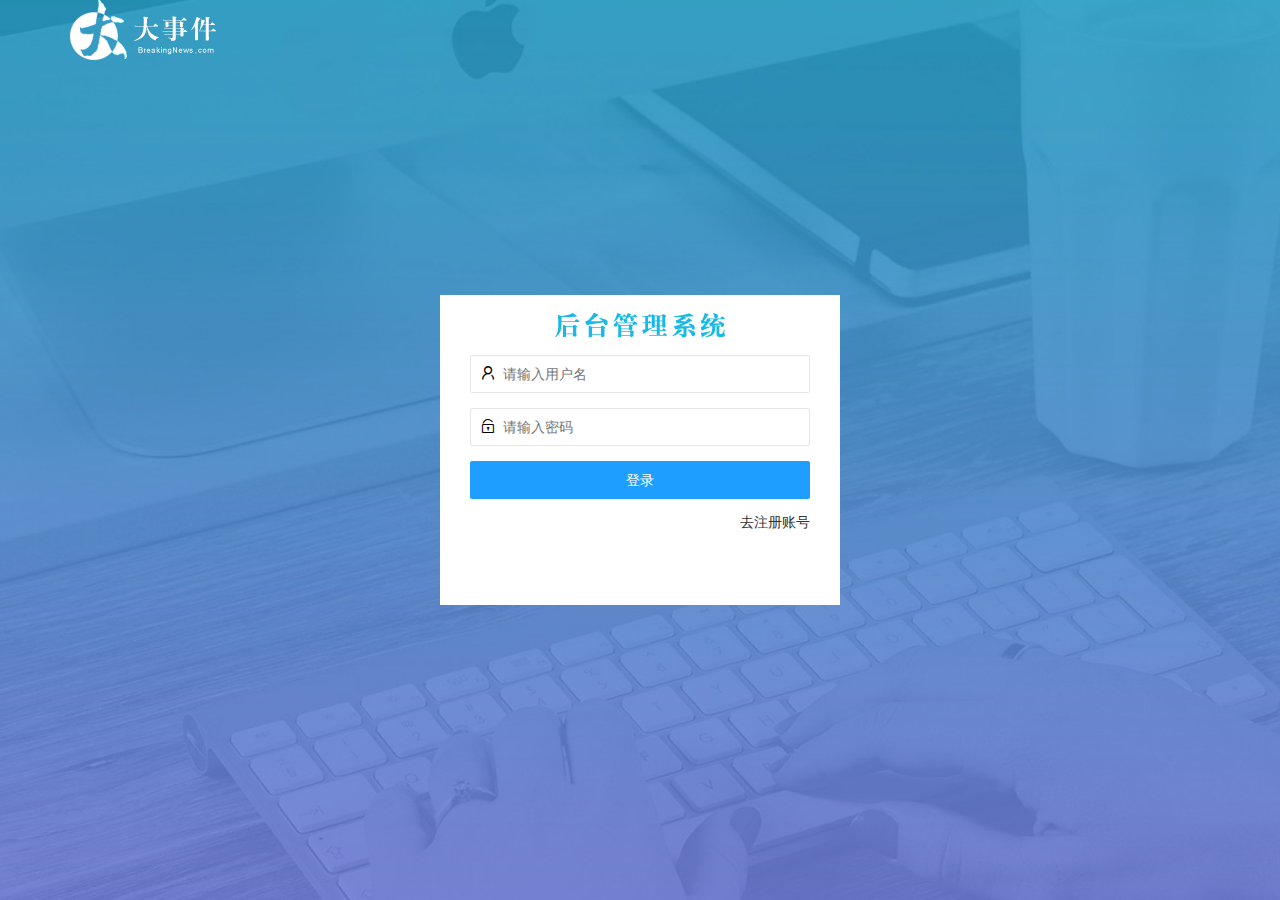
<file: login.html>
<!DOCTYPE html>
<html lang="en">

<head>
    <meta charset="UTF-8">
    <meta name="viewport" content="width=device-width, initial-scale=1.0">
    <meta http-equiv="X-UA-Compatible" content="ie=edge">
    <title>Document</title>
    <!-- 导入 LayUI 的样式 -->
    <link rel="stylesheet" href="assets/lib/layui/css/layui.css" />
    <!-- 导入自己的样式表 -->
    <link rel="stylesheet" href="assets/css/login.css" />
</head>

<body>
    <!-- 头部的 Logo 区域 -->
    <div class="layui-main">
        <img src="assets/images/logo.png" alt="" />
    </div>

    <!-- 登录注册区域 -->
    <div class="loginAndRegBox">
        <div class="title-box"></div>
        <!-- 登录的div -->
        <div class="login-box">
            <form class="layui-form" id="form_login">
                <!-- 用户名 -->
                <div class="layui-form-item">
                    <i class="layui-icon layui-icon-username"></i>
                    <input type="text" name="username" required lay-verify="required" placeholder="请输入用户名"
                        autocomplete="off" class="layui-input">
                </div>
                <!-- 密码 -->
                <div class="layui-form-item">
                    <i class="layui-icon layui-icon-password"></i>
                    <input type="password" name="password" required lay-verify="required|pwd" placeholder="请输入密码"
                        autocomplete="off" class="layui-input">
                </div>
                <!-- 登录按钮 -->
                <div class="layui-form-item">
                    <button class="layui-btn layui-btn-normal layui-btn-fluid" lay-submit
                        lay-filter="formDemo">登录</button>
                </div>
                <div class="layui-form-item">
                    <a class="links" href="javascript:;" id="link_reg">去注册账号</a>
                </div>
            </form>
        </div>
        <!-- 注册的div -->
        <!-- 注册的div -->
        <div class="reg-box">
            <!-- 注册的表单 -->
            <form class="layui-form" id="form_reg">
                <!-- 用户名 -->
                <div class="layui-form-item">
                    <i class="layui-icon layui-icon-username"></i>
                    <input type="text" name="username" required lay-verify="required" placeholder="请输入用户名"
                        autocomplete="off" class="layui-input" />
                </div>
                <!-- 密码 -->
                <div class="layui-form-item">
                    <i class="layui-icon layui-icon-password"></i>
                    <input type="password" name="password" required lay-verify="required|pwd" placeholder="请输入密码"
                        autocomplete="off" class="layui-input" />
                </div>
                <!-- 密码确认框 -->
                <div class="layui-form-item">
                    <i class="layui-icon layui-icon-password"></i>
                    <input type="password" name="repassword" required lay-verify="required|pwd|repwd"
                        placeholder="再次确认密码" autocomplete="off" class="layui-input" />
                </div>
                <!-- 注册按钮 -->
                <div class="layui-form-item">
                    <!-- 注意：表单提交按钮和普通按钮的区别，就是 lay-submit 属性 -->
                    <button class="layui-btn layui-btn-fluid layui-btn-normal" lay-submit>注册</button>
                </div>
                <div class="layui-form-item links">
                    <a href="javascript:;" id="link_login">去登录</a>
                </div>
            </form>
        </div>
    </div>
    <script src="assets/lib/layui/layui.all.js"></script>
    <script src="assets/lib/jquery.js"></script>
    <script src="assets/js/baseAPI.js"></script>
    <script src="assets/js/login.js"></script>
</body>

</html>
</file>
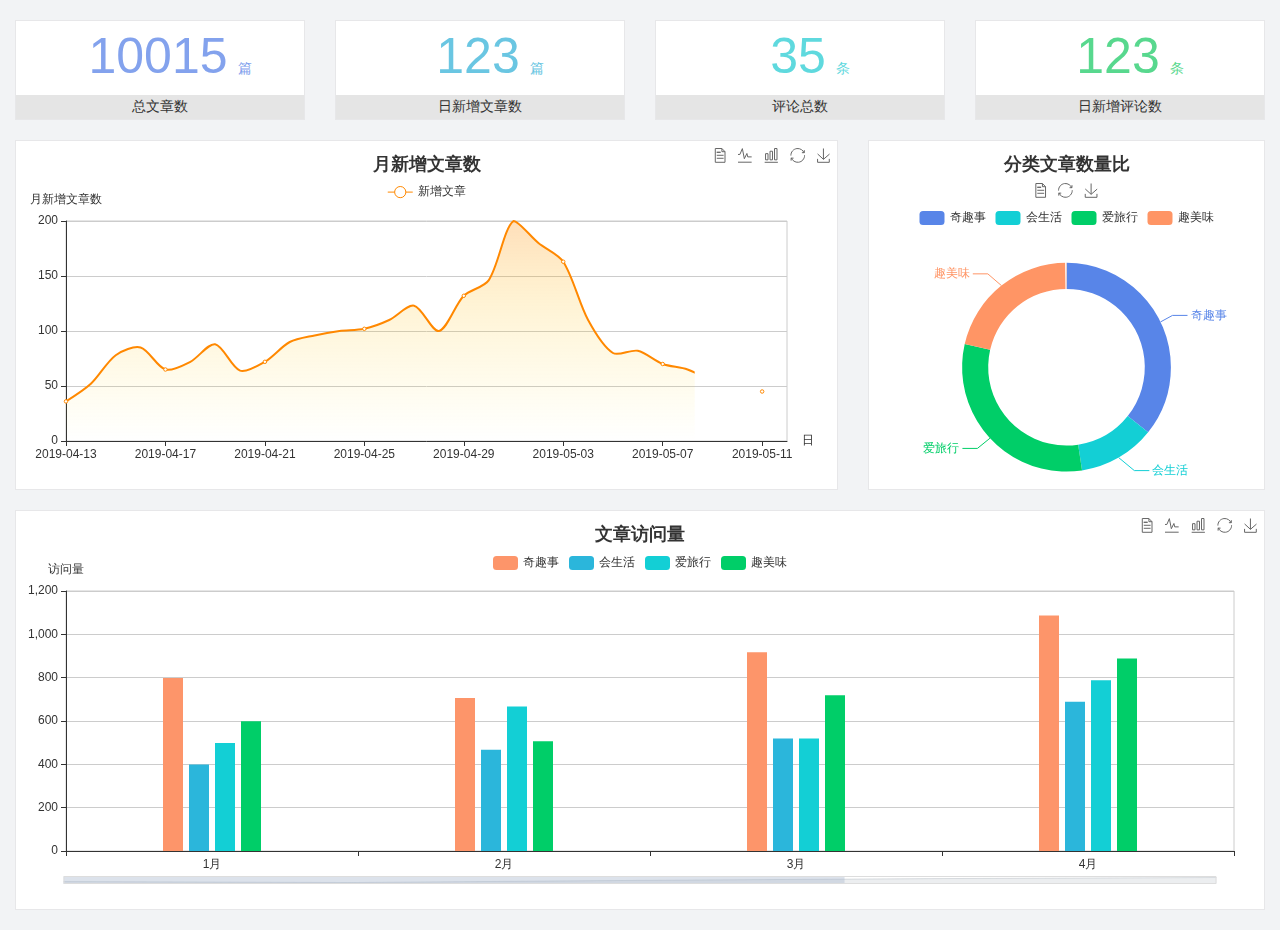
<file: home/dashboard.html>
<!DOCTYPE html>
<html lang="en">

<head>
  <meta charset="UTF-8">
  <meta name="viewport" content="width=device-width, initial-scale=1.0">
  <meta http-equiv="X-UA-Compatible" content="ie=edge">
  <title>图表统计</title>
  <link rel="stylesheet" href="../../assets/lib/bootstrap.css" />
  <link rel="stylesheet" href="../../assets/lib/main.css" />
  <script src="../../assets/lib/jquery.js"></script>
  <script type="text/javascript" src="../../assets/lib/echarts.min.js"></script>
</head>

<body>
  <div class="container-fluid">
    <div class="row spannel_list">
      <div class="col-sm-3 col-xs-6">
        <div class="spannel">
          <em>10015</em><span>篇</span>
          <b>总文章数</b>
        </div>
      </div>
      <div class="col-sm-3 col-xs-6">
        <div class="spannel scolor01">
          <em>123</em><span>篇</span>
          <b>日新增文章数</b>
        </div>
      </div>
      <div class="col-sm-3 col-xs-6">
        <div class="spannel scolor02">
          <em>35</em><span>条</span>
          <b>评论总数</b>
        </div>
      </div>
      <div class="col-sm-3 col-xs-6">
        <div class="spannel scolor03">
          <em>123</em><span>条</span>
          <b>日新增评论数</b>
        </div>
      </div>
    </div>
  </div>

  <div class="container-fluid">
    <div class="row curve-pie">
      <div class="col-lg-8 col-md-8">
        <div class="gragh_pannel" id="curve_show"></div>
      </div>
      <div class="col-lg-4 col-md-4">
        <div class="gragh_pannel" id="pie_show"></div>
      </div>
    </div>
  </div>

  <div class="container-fluid">
    <div class="column_pannel" id="column_show"></div>
  </div>

  <script>
    var oChart = echarts.init(document.getElementById('curve_show'));
    var aList_all = [
      { 'count': 36, 'date': '2019-04-13' },
      { 'count': 52, 'date': '2019-04-14' },
      { 'count': 78, 'date': '2019-04-15' },
      { 'count': 85, 'date': '2019-04-16' },
      { 'count': 65, 'date': '2019-04-17' },
      { 'count': 72, 'date': '2019-04-18' },
      { 'count': 88, 'date': '2019-04-19' },
      { 'count': 64, 'date': '2019-04-20' },
      { 'count': 72, 'date': '2019-04-21' },
      { 'count': 90, 'date': '2019-04-22' },
      { 'count': 96, 'date': '2019-04-23' },
      { 'count': 100, 'date': '2019-04-24' },
      { 'count': 102, 'date': '2019-04-25' },
      { 'count': 110, 'date': '2019-04-26' },
      { 'count': 123, 'date': '2019-04-27' },
      { 'count': 100, 'date': '2019-04-28' },
      { 'count': 132, 'date': '2019-04-29' },
      { 'count': 146, 'date': '2019-04-30' },
      { 'count': 200, 'date': '2019-05-01' },
      { 'count': 180, 'date': '2019-05-02' },
      { 'count': 163, 'date': '2019-05-03' },
      { 'count': 110, 'date': '2019-05-04' },
      { 'count': 80, 'date': '2019-05-05' },
      { 'count': 82, 'date': '2019-05-06' },
      { 'count': 70, 'date': '2019-05-07' },
      { 'count': 65, 'date': '2019-05-08' },
      { 'count': 54, 'date': '2019-05-09' },
      { 'count': 40, 'date': '2019-05-10' },
      { 'count': 45, 'date': '2019-05-11' },
      { 'count': 38, 'date': '2019-05-12' },
    ];

    let aCount = [];
    let aDate = [];

    for (var i = 0; i < aList_all.length; i++) {
      aCount.push(aList_all[i].count);
      aDate.push(aList_all[i].date);
    }

    var chartopt = {
      title: {
        text: '月新增文章数',
        left: 'center',
        top: '10'
      },
      tooltip: {
        trigger: 'axis'
      },
      legend: {
        data: ['新增文章'],
        top: '40'
      },
      toolbox: {
        show: true,
        feature: {
          mark: { show: true },
          dataView: { show: true, readOnly: false },
          magicType: { show: true, type: ['line', 'bar'] },
          restore: { show: true },
          saveAsImage: { show: true }
        }
      },
      calculable: true,
      xAxis: [
        {
          name: '日',
          type: 'category',
          boundaryGap: false,
          data: aDate
        }
      ],
      yAxis: [
        {
          name: '月新增文章数',
          type: 'value'
        }
      ],
      series: [
        {
          name: '新增文章',
          type: 'line',
          smooth: true,
          itemStyle: { normal: { areaStyle: { type: 'default' }, color: '#f80' }, lineStyle: { color: '#f80' } },
          data: aCount
        }],
      areaStyle: {
        normal: {
          color: new echarts.graphic.LinearGradient(0, 0, 0, 1, [{
            offset: 0,
            color: 'rgba(255,136,0,0.39)'
          }, {
            offset: .34,
            color: 'rgba(255,180,0,0.25)'
          }, {
            offset: 1,
            color: 'rgba(255,222,0,0.00)'
          }])

        }
      },
      grid: {
        show: true,
        x: 50,
        x2: 50,
        y: 80,
        height: 220
      }
    };

    oChart.setOption(chartopt);


    var oPie = echarts.init(document.getElementById('pie_show'));
    var oPieopt =
    {
      title: {
        top: 10,
        text: '分类文章数量比',
        x: 'center'
      },
      tooltip: {
        trigger: 'item',
        formatter: "{a} <br/>{b} : {c} ({d}%)"
      },
      color: ['#5885e8', '#13cfd5', '#00ce68', '#ff9565'],
      legend: {
        x: 'center',
        top: 65,
        data: ['奇趣事', '会生活', '爱旅行', '趣美味']
      },
      toolbox: {
        show: true,
        x: 'center',
        top: 35,
        feature: {
          mark: { show: true },
          dataView: { show: true, readOnly: false },
          magicType: {
            show: true,
            type: ['pie', 'funnel'],
            option: {
              funnel: {
                x: '25%',
                width: '50%',
                funnelAlign: 'left',
                max: 1548
              }
            }
          },
          restore: { show: true },
          saveAsImage: { show: true }
        }
      },
      calculable: true,
      series: [
        {
          name: '访问来源',
          type: 'pie',
          radius: ['45%', '60%'],
          center: ['50%', '65%'],
          data: [
            { value: 300, name: '奇趣事' },
            { value: 100, name: '会生活' },
            { value: 260, name: '爱旅行' },
            { value: 180, name: '趣美味' }
          ]
        }
      ]
    };
    oPie.setOption(oPieopt);



    var oColumn = this.echarts.init(document.getElementById('column_show'));
    var oColumnopt =
    {
      title: {
        text: '文章访问量',
        left: 'center',
        top: '10'
      },
      tooltip: {
        trigger: 'axis'
      },
      legend: {
        data: ['奇趣事', '会生活', '爱旅行', '趣美味'],
        top: '40'
      },
      toolbox: {
        show: true,
        feature: {
          mark: { show: true },
          dataView: { show: true, readOnly: false },
          magicType: { show: true, type: ['line', 'bar'] },
          restore: { show: true },
          saveAsImage: { show: true }
        }
      },
      calculable: true,
      xAxis: [
        {
          type: 'category',
          data: ['1月', '2月', '3月', '4月', '5月']
        }
      ],
      yAxis: [
        {
          name: '访问量',
          type: 'value'
        }
      ],
      series: [
        {
          name: '奇趣事',
          type: 'bar',
          barWidth: 20,
          itemStyle: {
            normal: { areaStyle: { type: 'default' }, color: '#fd956a' }
          },
          data: [800, 708, 920, 1090, 1200]
        },
        {
          name: '会生活',
          type: 'bar',
          barWidth: 20,
          itemStyle: {
            normal: { areaStyle: { type: 'default' }, color: '#2bb6db' }
          },
          data: [400, 468, 520, 690, 800]
        },
        {
          name: '爱旅行',
          type: 'bar',
          barWidth: 20,
          itemStyle: {
            normal: { areaStyle: { type: 'default' }, color: '#13cfd5' }
          },
          data: [500, 668, 520, 790, 900]
        },
        {
          name: '趣美味',
          type: 'bar',
          barWidth: 20,
          itemStyle: {
            normal: { areaStyle: { type: 'default' }, color: '#00ce68' }
          },
          data: [600, 508, 720, 890, 1000]
        }
      ],
      grid: {
        show: true,
        x: 50,
        x2: 30,
        y: 80,
        height: 260
      },
      dataZoom: [//给x轴设置滚动条
        {
          start: 0,//默认为0
          end: 100 - 1000 / 31,//默认为100
          type: 'slider',
          show: true,
          xAxisIndex: [0],
          handleSize: 0,//滑动条的 左右2个滑动条的大小
          height: 8,//组件高度
          left: 45, //左边的距离
          right: 50,//右边的距离
          bottom: 26,//右边的距离
          handleColor: '#ddd',//h滑动图标的颜色
          handleStyle: {
            borderColor: "#cacaca",
            borderWidth: "1",
            shadowBlur: 2,
            background: "#ddd",
            shadowColor: "#ddd",
          }
        }]
    };
    oColumn.setOption(oColumnopt);
  </script>
</body>

</html>
</file>
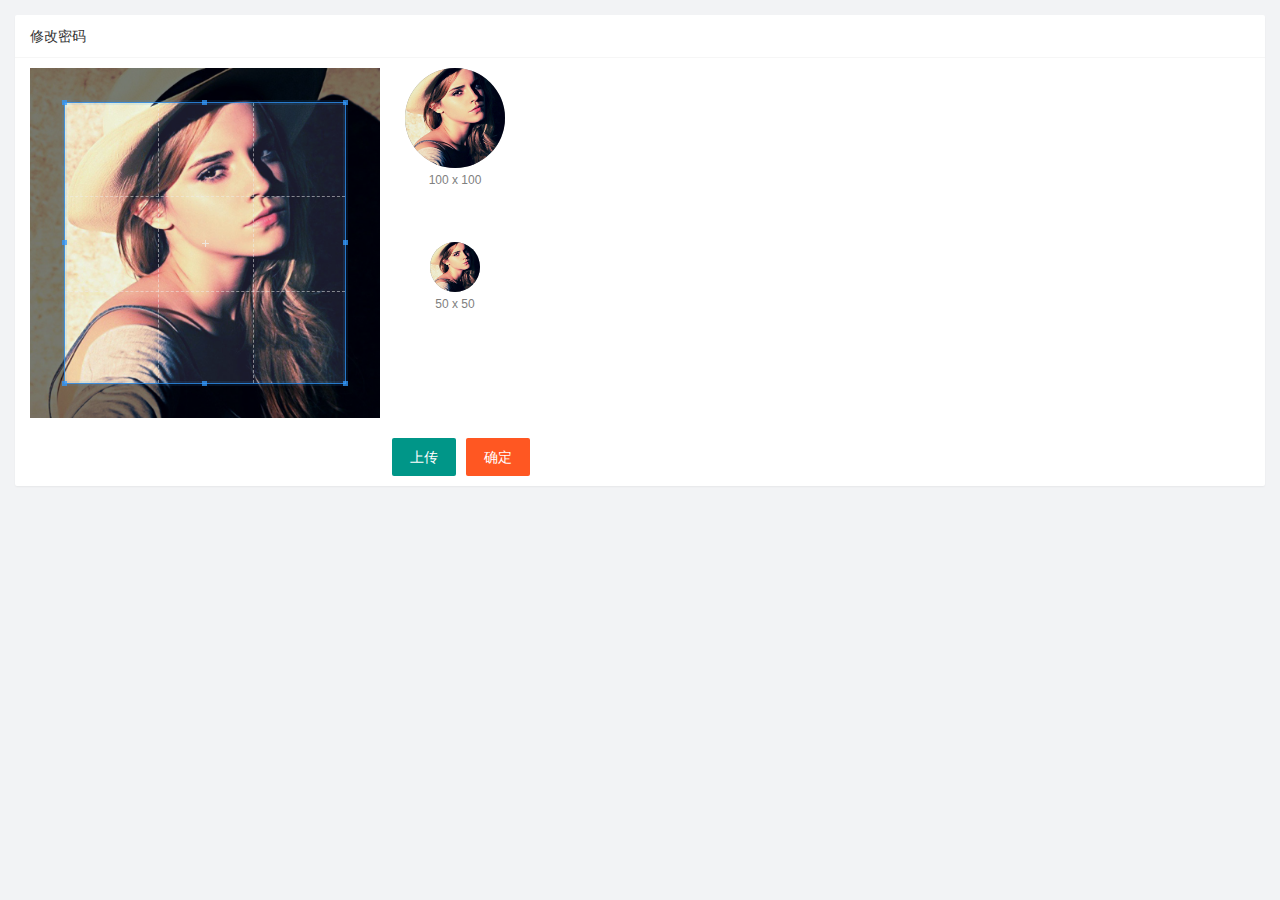
<file: user/user_avatar.html>
<!DOCTYPE html>
<html lang="en">

<head>
    <meta charset="UTF-8" />
    <meta name="viewport" content="width=device-width, initial-scale=1.0" />
    <title>Document</title>
    <link rel="stylesheet" href="../assets/lib/layui/css/layui.css" />
    <link rel="stylesheet" href="../assets/lib/cropper/cropper.css" />
    <link rel="stylesheet" href="../assets/css/user/user_avatar.css" />
</head>

<body>
    <!-- 卡片区域 -->
    <div class="layui-card">
        <div class="layui-card-header">修改密码</div>
        <div class="layui-card-body">
            <!-- 第一行的图片裁剪和预览区域 -->
            <div class="row1">
                <!-- 图片裁剪区域 -->
                <div class="cropper-box">
                    <!-- 这个 img 标签很重要，将来会把它初始化为裁剪区域 -->
                    <img id="image" src="../assets/images/sample.jpg" />
                </div>
                <!-- 图片的预览区域 -->
                <div class="preview-box">
                    <div>
                        <!-- 宽高为 100px 的预览区域 -->
                        <div class="img-preview w100"></div>
                        <p class="size">100 x 100</p>
                    </div>
                    <div>
                        <!-- 宽高为 50px 的预览区域 -->
                        <div class="img-preview w50"></div>
                        <p class="size">50 x 50</p>
                    </div>
                </div>
            </div <!-- 第二行的按钮区域 -->
            <div class="row2">
                <input type="file" id="file" accept="image/png,image/jpeg" />
                <button type="button" id="btnChooseImage" class="layui-btn">上传</button>
                <button type="button" id="fileUploadBtn" class="layui-btn layui-btn-danger">确定</button>
            </div>
        </div>
    </div>
    <script src="../assets/lib/layui/layui.all.js"></script>
    <script src="../assets/lib/jquery.js"></script>
    <script src="../assets/lib/cropper/Cropper.js"></script>
    <script src="../assets/lib/cropper/jquery-cropper.js"></script>
    <script src="../assets/js/baseAPI.js"></script>
    <script src="../assets/js/user-avatar.js"></script>
</body>

</html>
</file>
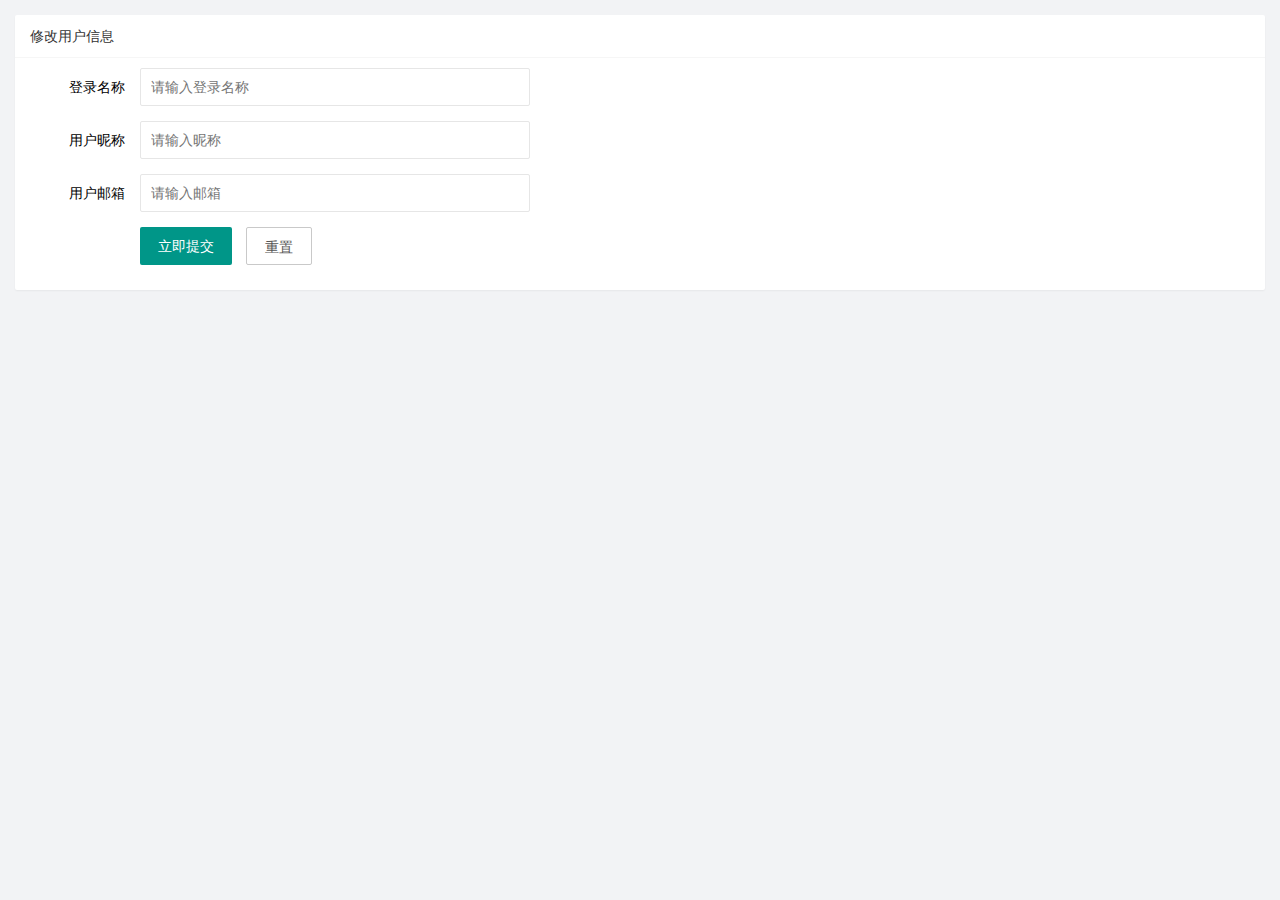
<file: user/user_info.html>
<!DOCTYPE html>
<html lang="en">

<head>
    <meta charset="UTF-8">
    <meta name="viewport" content="width=device-width, initial-scale=1.0">
    <meta http-equiv="X-UA-Compatible" content="ie=edge">
    <title>Document</title>
    <link rel="stylesheet" href="../assets/lib/layui/css/layui.css">
    <link rel="stylesheet" href="../assets/css/user/user_info.css">
</head>

<body>
    <div class="layui-card">
        <div class="layui-card-header">修改用户信息</div>
        <div class="layui-card-body">
            <form class="layui-form" id="formUserInfo" lay-filter="formUserInfo">
                <!-- 隐藏域：专门用来接收id -->
                <input type="hidden" name="id">
                <div class="layui-form-item">
                    <label class="layui-form-label">登录名称</label>
                    <div class="layui-input-block">
                        <input type="text" name="username" required placeholder="请输入登录名称" autocomplete="off" readonly
                            class="layui-input">
                    </div>
                </div>
                <div class="layui-form-item">
                    <label class="layui-form-label">用户昵称</label>
                    <div class="layui-input-block">
                        <input type="text" name="nickname" required lay-verify="required|nickname" placeholder="请输入昵称"
                            autocomplete="off" class="layui-input">
                    </div>
                </div>
                <div class="layui-form-item">
                    <label class="layui-form-label">用户邮箱</label>
                    <div class="layui-input-block">
                        <input type="text" name="email" required lay-verify="required|email" placeholder="请输入邮箱"
                            autocomplete="off" class="layui-input">
                    </div>
                </div>
                <div class="layui-form-item">
                    <div class="layui-input-block">
                        <button class="layui-btn" lay-submit lay-filter="formDemo">立即提交</button>
                        <button type="reset" id="btnReset" class="layui-btn layui-btn-primary">重置</button>
                    </div>
                </div>
            </form>
        </div>
    </div>
    <script src="../assets/lib/layui/layui.all.js"></script>
    <script src="../assets/lib/jquery.js"></script>
    <script src="../assets/js/baseAPI.js"></script>
    <script src="../assets/js/user_info.js"></script>
</body>

</html>
</file>
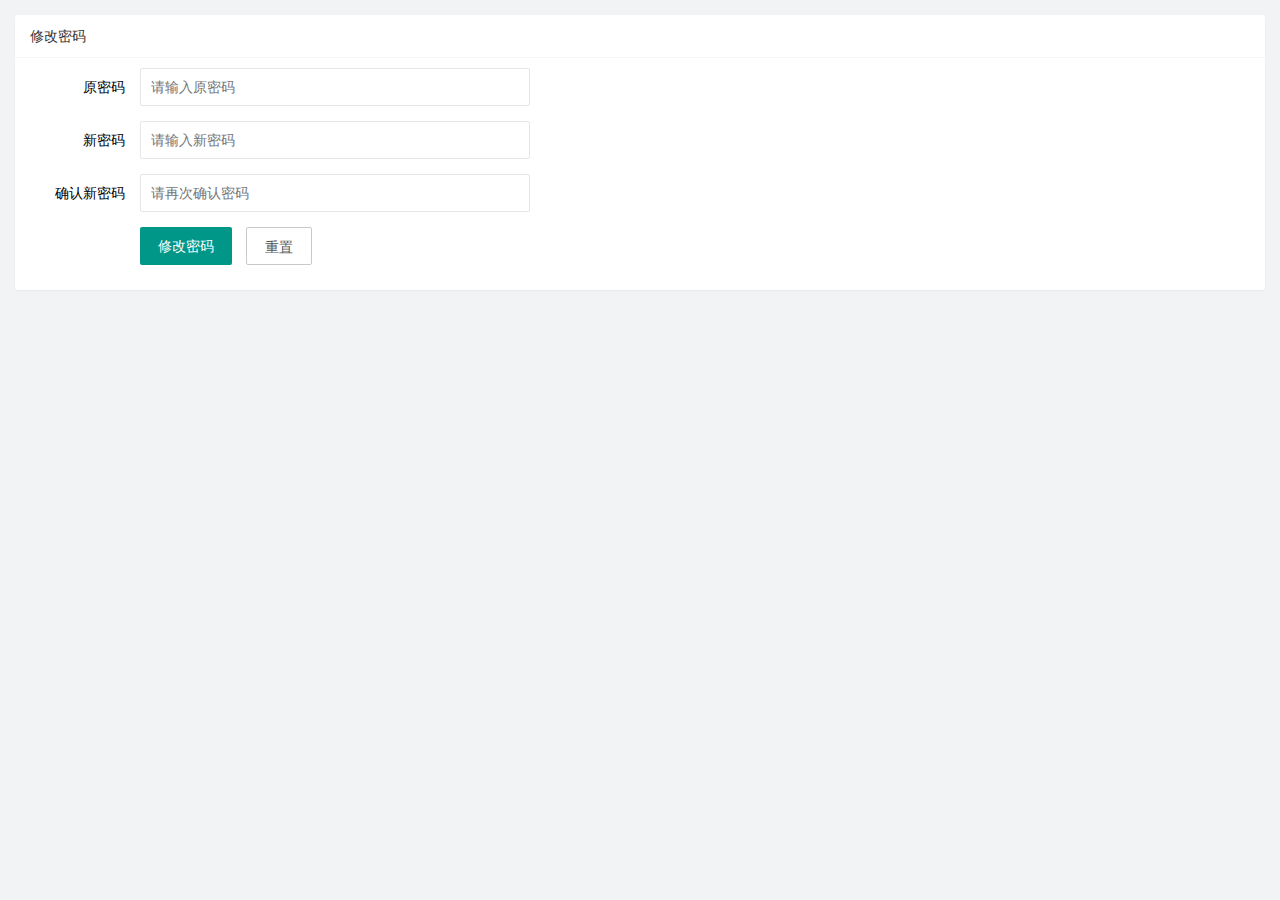
<file: user/user_pwd.html>
<!DOCTYPE html>
<html lang="en">

<head>
    <meta charset="UTF-8" />
    <meta name="viewport" content="width=device-width, initial-scale=1.0" />
    <title>Document</title>
    <link rel="stylesheet" href="/assets/lib/layui/css/layui.css" />
    <link rel="stylesheet" href="/assets/css/user/user_pwd.css" />
</head>

<body>
    <!-- 卡片区域 -->
    <div class="layui-card">
        <div class="layui-card-header">修改密码</div>
        <div class="layui-card-body">
            <form class="layui-form">
                <div class="layui-form-item">
                    <label class="layui-form-label">原密码</label>
                    <div class="layui-input-block">
                        <input type="password" name="oldPwd" required lay-verify="required|pwd" placeholder="请输入原密码"
                            autocomplete="off" class="layui-input" />
                    </div>
                </div>
                <div class="layui-form-item">
                    <label class="layui-form-label">新密码</label>
                    <div class="layui-input-block">
                        <input type="password" name="newPwd" required lay-verify="required|pwd|samePwd"
                            placeholder="请输入新密码" autocomplete="off" class="layui-input" />
                    </div>
                </div>
                <div class="layui-form-item">
                    <label class="layui-form-label">确认新密码</label>
                    <div class="layui-input-block">
                        <input type="password" name="rePwd" required lay-verify="required|pwd|rePwd"
                            placeholder="请再次确认密码" autocomplete="off" class="layui-input" />
                    </div>
                </div>
                <div class="layui-form-item">
                    <div class="layui-input-block">
                        <button class="layui-btn" lay-submit lay-filter="formDemo">修改密码</button>
                        <button type="reset" class="layui-btn layui-btn-primary">重置</button>
                    </div>
                </div>
            </form>
        </div>
    </div>
    <script src="../assets/lib/layui/layui.all.js"></script>
    <script src="../assets/lib/jquery.js"></script>
    <script src="../assets/js/baseAPI.js"></script>
    <script src="../assets/js/user_pwd.js"></script>
</body>

</html>
</file>
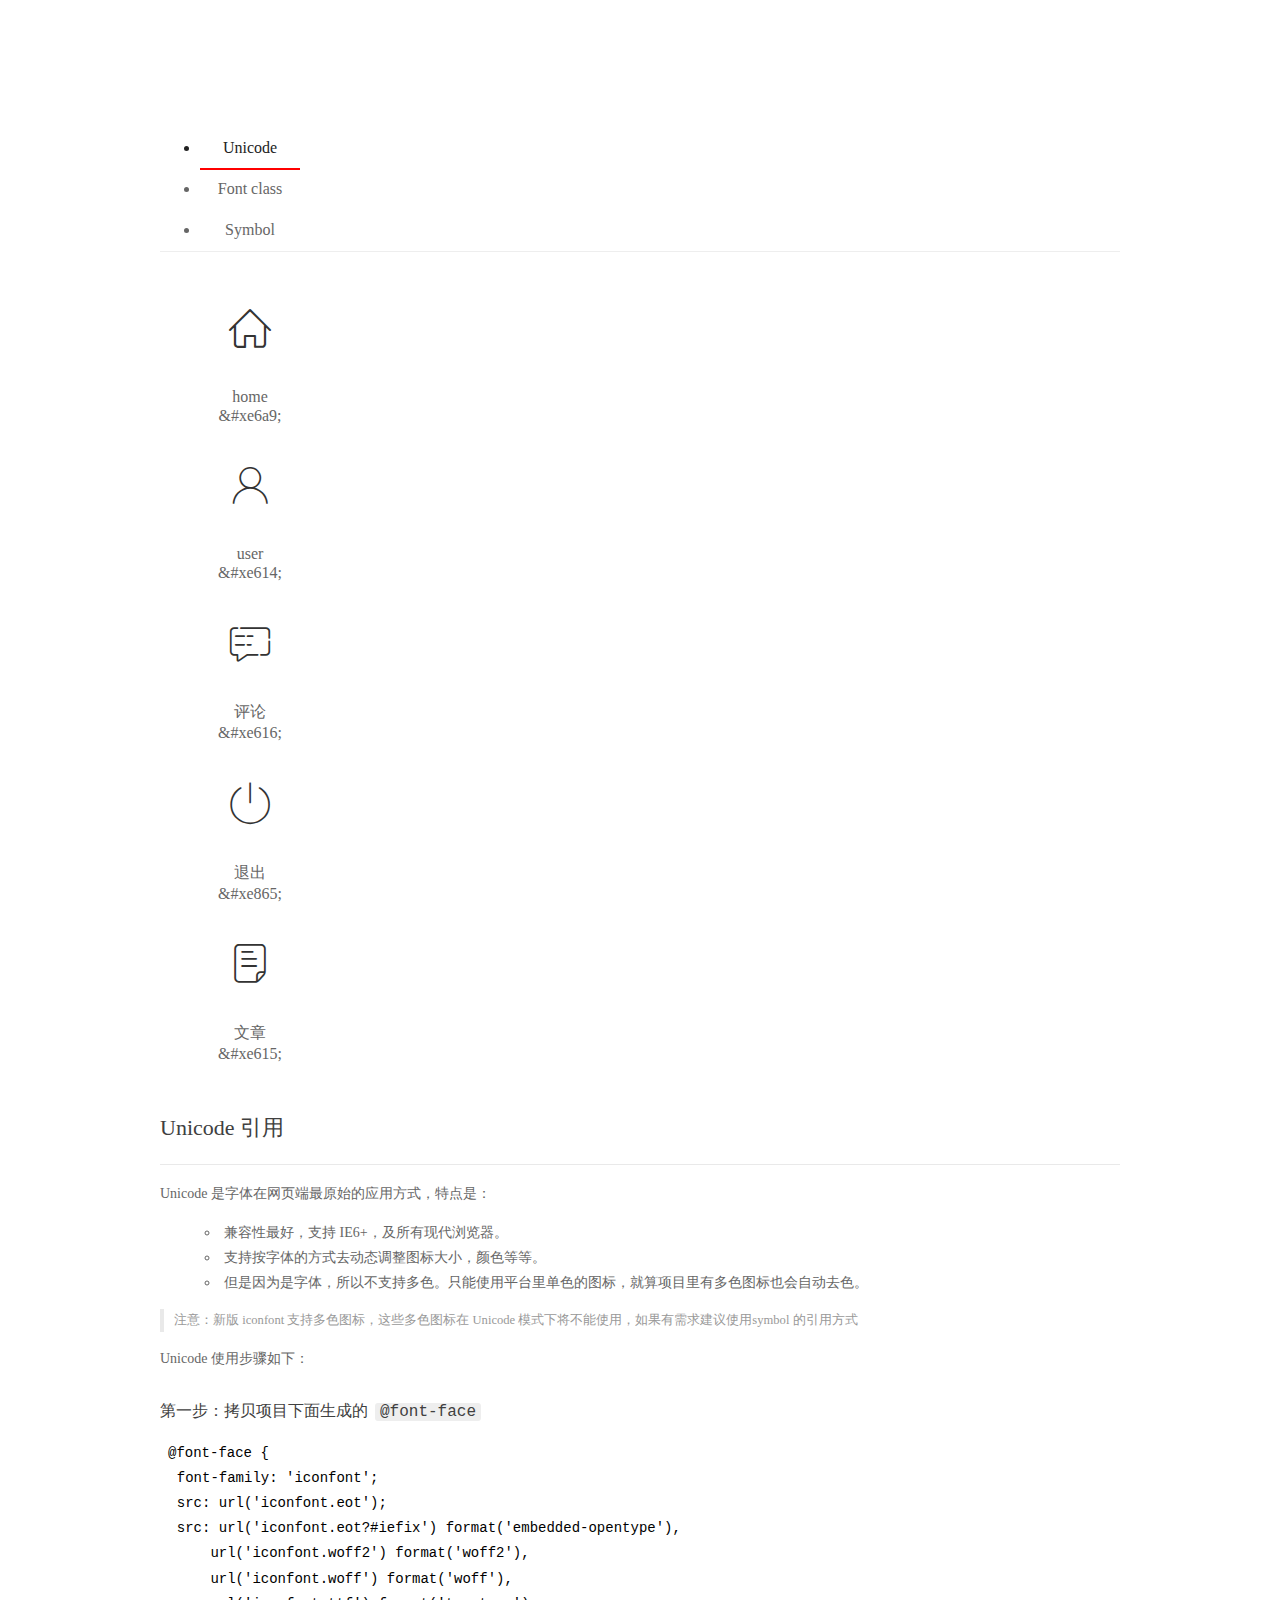
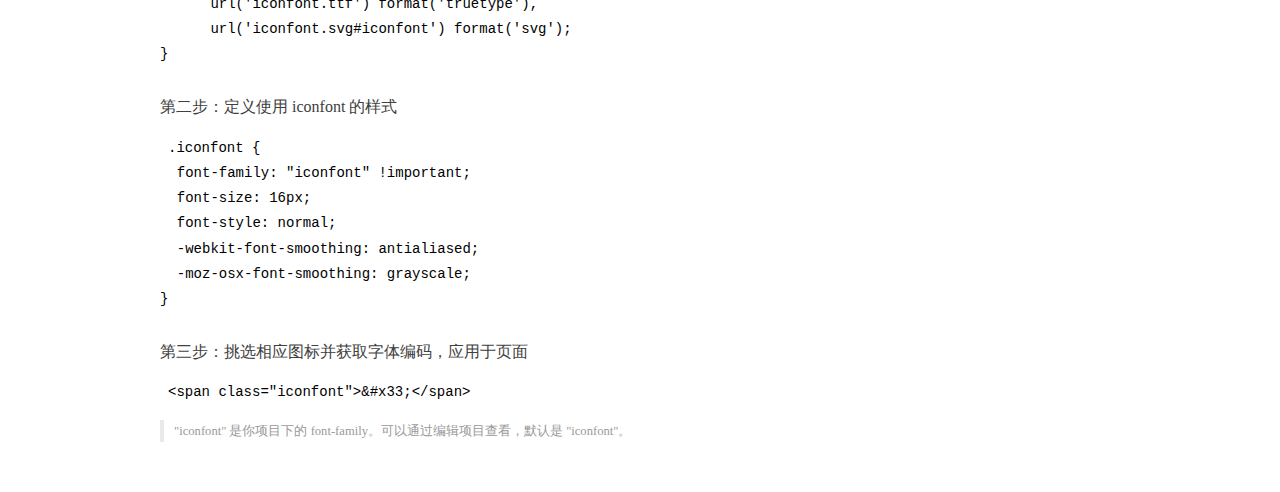
<file: assets/fonts/demo_index.html>
<!DOCTYPE html>
<html>
<head>
  <meta charset="utf-8"/>
  <title>IconFont Demo</title>
  <link rel="shortcut icon" href="https://gtms04.alicdn.com/tps/i4/TB1_oz6GVXXXXaFXpXXJDFnIXXX-64-64.ico" type="image/x-icon"/>
  <link rel="stylesheet" href="https://g.alicdn.com/thx/cube/1.3.2/cube.min.css">
  <link rel="stylesheet" href="demo.css">
  <link rel="stylesheet" href="iconfont.css">
  <script src="iconfont.js"></script>
  <!-- jQuery -->
  <script src="https://a1.alicdn.com/oss/uploads/2018/12/26/7bfddb60-08e8-11e9-9b04-53e73bb6408b.js"></script>
  <!-- 代码高亮 -->
  <script src="https://a1.alicdn.com/oss/uploads/2018/12/26/a3f714d0-08e6-11e9-8a15-ebf944d7534c.js"></script>
</head>
<body>
  <div class="main">
    <h1 class="logo"><a href="https://www.iconfont.cn/" title="iconfont 首页" target="_blank">&#xe86b;</a></h1>
    <div class="nav-tabs">
      <ul id="tabs" class="dib-box">
        <li class="dib active"><span>Unicode</span></li>
        <li class="dib"><span>Font class</span></li>
        <li class="dib"><span>Symbol</span></li>
      </ul>
      
    </div>
    <div class="tab-container">
      <div class="content unicode" style="display: block;">
          <ul class="icon_lists dib-box">
          
            <li class="dib">
              <span class="icon iconfont">&#xe6a9;</span>
                <div class="name">home</div>
                <div class="code-name">&amp;#xe6a9;</div>
              </li>
          
            <li class="dib">
              <span class="icon iconfont">&#xe614;</span>
                <div class="name">user</div>
                <div class="code-name">&amp;#xe614;</div>
              </li>
          
            <li class="dib">
              <span class="icon iconfont">&#xe616;</span>
                <div class="name">评论</div>
                <div class="code-name">&amp;#xe616;</div>
              </li>
          
            <li class="dib">
              <span class="icon iconfont">&#xe865;</span>
                <div class="name">退出</div>
                <div class="code-name">&amp;#xe865;</div>
              </li>
          
            <li class="dib">
              <span class="icon iconfont">&#xe615;</span>
                <div class="name">文章</div>
                <div class="code-name">&amp;#xe615;</div>
              </li>
          
          </ul>
          <div class="article markdown">
          <h2 id="unicode-">Unicode 引用</h2>
          <hr>

          <p>Unicode 是字体在网页端最原始的应用方式，特点是：</p>
          <ul>
            <li>兼容性最好，支持 IE6+，及所有现代浏览器。</li>
            <li>支持按字体的方式去动态调整图标大小，颜色等等。</li>
            <li>但是因为是字体，所以不支持多色。只能使用平台里单色的图标，就算项目里有多色图标也会自动去色。</li>
          </ul>
          <blockquote>
            <p>注意：新版 iconfont 支持多色图标，这些多色图标在 Unicode 模式下将不能使用，如果有需求建议使用symbol 的引用方式</p>
          </blockquote>
          <p>Unicode 使用步骤如下：</p>
          <h3 id="-font-face">第一步：拷贝项目下面生成的 <code>@font-face</code></h3>
<pre><code class="language-css"
>@font-face {
  font-family: 'iconfont';
  src: url('iconfont.eot');
  src: url('iconfont.eot?#iefix') format('embedded-opentype'),
      url('iconfont.woff2') format('woff2'),
      url('iconfont.woff') format('woff'),
      url('iconfont.ttf') format('truetype'),
      url('iconfont.svg#iconfont') format('svg');
}
</code></pre>
          <h3 id="-iconfont-">第二步：定义使用 iconfont 的样式</h3>
<pre><code class="language-css"
>.iconfont {
  font-family: "iconfont" !important;
  font-size: 16px;
  font-style: normal;
  -webkit-font-smoothing: antialiased;
  -moz-osx-font-smoothing: grayscale;
}
</code></pre>
          <h3 id="-">第三步：挑选相应图标并获取字体编码，应用于页面</h3>
<pre>
<code class="language-html"
>&lt;span class="iconfont"&gt;&amp;#x33;&lt;/span&gt;
</code></pre>
          <blockquote>
            <p>"iconfont" 是你项目下的 font-family。可以通过编辑项目查看，默认是 "iconfont"。</p>
          </blockquote>
          </div>
      </div>
      <div class="content font-class">
        <ul class="icon_lists dib-box">
          
          <li class="dib">
            <span class="icon iconfont icon-home"></span>
            <div class="name">
              home
            </div>
            <div class="code-name">.icon-home
            </div>
          </li>
          
          <li class="dib">
            <span class="icon iconfont icon-user"></span>
            <div class="name">
              user
            </div>
            <div class="code-name">.icon-user
            </div>
          </li>
          
          <li class="dib">
            <span class="icon iconfont icon-pinglun"></span>
            <div class="name">
              评论
            </div>
            <div class="code-name">.icon-pinglun
            </div>
          </li>
          
          <li class="dib">
            <span class="icon iconfont icon-tuichu"></span>
            <div class="name">
              退出
            </div>
            <div class="code-name">.icon-tuichu
            </div>
          </li>
          
          <li class="dib">
            <span class="icon iconfont icon-16"></span>
            <div class="name">
              文章
            </div>
            <div class="code-name">.icon-16
            </div>
          </li>
          
        </ul>
        <div class="article markdown">
        <h2 id="font-class-">font-class 引用</h2>
        <hr>

        <p>font-class 是 Unicode 使用方式的一种变种，主要是解决 Unicode 书写不直观，语意不明确的问题。</p>
        <p>与 Unicode 使用方式相比，具有如下特点：</p>
        <ul>
          <li>兼容性良好，支持 IE8+，及所有现代浏览器。</li>
          <li>相比于 Unicode 语意明确，书写更直观。可以很容易分辨这个 icon 是什么。</li>
          <li>因为使用 class 来定义图标，所以当要替换图标时，只需要修改 class 里面的 Unicode 引用。</li>
          <li>不过因为本质上还是使用的字体，所以多色图标还是不支持的。</li>
        </ul>
        <p>使用步骤如下：</p>
        <h3 id="-fontclass-">第一步：引入项目下面生成的 fontclass 代码：</h3>
<pre><code class="language-html">&lt;link rel="stylesheet" href="./iconfont.css"&gt;
</code></pre>
        <h3 id="-">第二步：挑选相应图标并获取类名，应用于页面：</h3>
<pre><code class="language-html">&lt;span class="iconfont icon-xxx"&gt;&lt;/span&gt;
</code></pre>
        <blockquote>
          <p>"
            iconfont" 是你项目下的 font-family。可以通过编辑项目查看，默认是 "iconfont"。</p>
        </blockquote>
      </div>
      </div>
      <div class="content symbol">
          <ul class="icon_lists dib-box">
          
            <li class="dib">
                <svg class="icon svg-icon" aria-hidden="true">
                  <use xlink:href="#icon-home"></use>
                </svg>
                <div class="name">home</div>
                <div class="code-name">#icon-home</div>
            </li>
          
            <li class="dib">
                <svg class="icon svg-icon" aria-hidden="true">
                  <use xlink:href="#icon-user"></use>
                </svg>
                <div class="name">user</div>
                <div class="code-name">#icon-user</div>
            </li>
          
            <li class="dib">
                <svg class="icon svg-icon" aria-hidden="true">
                  <use xlink:href="#icon-pinglun"></use>
                </svg>
                <div class="name">评论</div>
                <div class="code-name">#icon-pinglun</div>
            </li>
          
            <li class="dib">
                <svg class="icon svg-icon" aria-hidden="true">
                  <use xlink:href="#icon-tuichu"></use>
                </svg>
                <div class="name">退出</div>
                <div class="code-name">#icon-tuichu</div>
            </li>
          
            <li class="dib">
                <svg class="icon svg-icon" aria-hidden="true">
                  <use xlink:href="#icon-16"></use>
                </svg>
                <div class="name">文章</div>
                <div class="code-name">#icon-16</div>
            </li>
          
          </ul>
          <div class="article markdown">
          <h2 id="symbol-">Symbol 引用</h2>
          <hr>

          <p>这是一种全新的使用方式，应该说这才是未来的主流，也是平台目前推荐的用法。相关介绍可以参考这篇<a href="">文章</a>
            这种用法其实是做了一个 SVG 的集合，与另外两种相比具有如下特点：</p>
          <ul>
            <li>支持多色图标了，不再受单色限制。</li>
            <li>通过一些技巧，支持像字体那样，通过 <code>font-size</code>, <code>color</code> 来调整样式。</li>
            <li>兼容性较差，支持 IE9+，及现代浏览器。</li>
            <li>浏览器渲染 SVG 的性能一般，还不如 png。</li>
          </ul>
          <p>使用步骤如下：</p>
          <h3 id="-symbol-">第一步：引入项目下面生成的 symbol 代码：</h3>
<pre><code class="language-html">&lt;script src="./iconfont.js"&gt;&lt;/script&gt;
</code></pre>
          <h3 id="-css-">第二步：加入通用 CSS 代码（引入一次就行）：</h3>
<pre><code class="language-html">&lt;style&gt;
.icon {
  width: 1em;
  height: 1em;
  vertical-align: -0.15em;
  fill: currentColor;
  overflow: hidden;
}
&lt;/style&gt;
</code></pre>
          <h3 id="-">第三步：挑选相应图标并获取类名，应用于页面：</h3>
<pre><code class="language-html">&lt;svg class="icon" aria-hidden="true"&gt;
  &lt;use xlink:href="#icon-xxx"&gt;&lt;/use&gt;
&lt;/svg&gt;
</code></pre>
          </div>
      </div>

    </div>
  </div>
  <script>
  $(document).ready(function () {
      $('.tab-container .content:first').show()

      $('#tabs li').click(function (e) {
        var tabContent = $('.tab-container .content')
        var index = $(this).index()

        if ($(this).hasClass('active')) {
          return
        } else {
          $('#tabs li').removeClass('active')
          $(this).addClass('active')

          tabContent.hide().eq(index).fadeIn()
        }
      })
    })
  </script>
</body>
</html>
</file>
<file: assets/lib/layui/css/layui.css>
/** layui-v2.5.5 MIT License By https://www.layui.com */
 .layui-inline,img{display:inline-block;vertical-align:middle}h1,h2,h3,h4,h5,h6{font-weight:400}.layui-edge,.layui-header,.layui-inline,.layui-main{position:relative}.layui-body,.layui-edge,.layui-elip{overflow:hidden}.layui-btn,.layui-edge,.layui-inline,img{vertical-align:middle}.layui-btn,.layui-disabled,.layui-icon,.layui-unselect{-moz-user-select:none;-webkit-user-select:none;-ms-user-select:none}.layui-elip,.layui-form-checkbox span,.layui-form-pane .layui-form-label{text-overflow:ellipsis;white-space:nowrap}.layui-breadcrumb,.layui-tree-btnGroup{visibility:hidden}blockquote,body,button,dd,div,dl,dt,form,h1,h2,h3,h4,h5,h6,input,li,ol,p,pre,td,textarea,th,ul{margin:0;padding:0;-webkit-tap-highlight-color:rgba(0,0,0,0)}a:active,a:hover{outline:0}img{border:none}li{list-style:none}table{border-collapse:collapse;border-spacing:0}h4,h5,h6{font-size:100%}button,input,optgroup,option,select,textarea{font-family:inherit;font-size:inherit;font-style:inherit;font-weight:inherit;outline:0}pre{white-space:pre-wrap;white-space:-moz-pre-wrap;white-space:-pre-wrap;white-space:-o-pre-wrap;word-wrap:break-word}body{line-height:24px;font:14px Helvetica Neue,Helvetica,PingFang SC,Tahoma,Arial,sans-serif}hr{height:1px;margin:10px 0;border:0;clear:both}a{color:#333;text-decoration:none}a:hover{color:#777}a cite{font-style:normal;*cursor:pointer}.layui-border-box,.layui-border-box *{box-sizing:border-box}.layui-box,.layui-box *{box-sizing:content-box}.layui-clear{clear:both;*zoom:1}.layui-clear:after{content:'\20';clear:both;*zoom:1;display:block;height:0}.layui-inline{*display:inline;*zoom:1}.layui-edge{display:inline-block;width:0;height:0;border-width:6px;border-style:dashed;border-color:transparent}.layui-edge-top{top:-4px;border-bottom-color:#999;border-bottom-style:solid}.layui-edge-right{border-left-color:#999;border-left-style:solid}.layui-edge-bottom{top:2px;border-top-color:#999;border-top-style:solid}.layui-edge-left{border-right-color:#999;border-right-style:solid}.layui-disabled,.layui-disabled:hover{color:#d2d2d2!important;cursor:not-allowed!important}.layui-circle{border-radius:100%}.layui-show{display:block!important}.layui-hide{display:none!important}@font-face{font-family:layui-icon;src:url(../font/iconfont.eot?v=250);src:url(../font/iconfont.eot?v=250#iefix) format('embedded-opentype'),url(../font/iconfont.woff2?v=250) format('woff2'),url(../font/iconfont.woff?v=250) format('woff'),url(../font/iconfont.ttf?v=250) format('truetype'),url(../font/iconfont.svg?v=250#layui-icon) format('svg')}.layui-icon{font-family:layui-icon!important;font-size:16px;font-style:normal;-webkit-font-smoothing:antialiased;-moz-osx-font-smoothing:grayscale}.layui-icon-reply-fill:before{content:"\e611"}.layui-icon-set-fill:before{content:"\e614"}.layui-icon-menu-fill:before{content:"\e60f"}.layui-icon-search:before{content:"\e615"}.layui-icon-share:before{content:"\e641"}.layui-icon-set-sm:before{content:"\e620"}.layui-icon-engine:before{content:"\e628"}.layui-icon-close:before{content:"\1006"}.layui-icon-close-fill:before{content:"\1007"}.layui-icon-chart-screen:before{content:"\e629"}.layui-icon-star:before{content:"\e600"}.layui-icon-circle-dot:before{content:"\e617"}.layui-icon-chat:before{content:"\e606"}.layui-icon-release:before{content:"\e609"}.layui-icon-list:before{content:"\e60a"}.layui-icon-chart:before{content:"\e62c"}.layui-icon-ok-circle:before{content:"\1005"}.layui-icon-layim-theme:before{content:"\e61b"}.layui-icon-table:before{content:"\e62d"}.layui-icon-right:before{content:"\e602"}.layui-icon-left:before{content:"\e603"}.layui-icon-cart-simple:before{content:"\e698"}.layui-icon-face-cry:before{content:"\e69c"}.layui-icon-face-smile:before{content:"\e6af"}.layui-icon-survey:before{content:"\e6b2"}.layui-icon-tree:before{content:"\e62e"}.layui-icon-upload-circle:before{content:"\e62f"}.layui-icon-add-circle:before{content:"\e61f"}.layui-icon-download-circle:before{content:"\e601"}.layui-icon-templeate-1:before{content:"\e630"}.layui-icon-util:before{content:"\e631"}.layui-icon-face-surprised:before{content:"\e664"}.layui-icon-edit:before{content:"\e642"}.layui-icon-speaker:before{content:"\e645"}.layui-icon-down:before{content:"\e61a"}.layui-icon-file:before{content:"\e621"}.layui-icon-layouts:before{content:"\e632"}.layui-icon-rate-half:before{content:"\e6c9"}.layui-icon-add-circle-fine:before{content:"\e608"}.layui-icon-prev-circle:before{content:"\e633"}.layui-icon-read:before{content:"\e705"}.layui-icon-404:before{content:"\e61c"}.layui-icon-carousel:before{content:"\e634"}.layui-icon-help:before{content:"\e607"}.layui-icon-code-circle:before{content:"\e635"}.layui-icon-water:before{content:"\e636"}.layui-icon-username:before{content:"\e66f"}.layui-icon-find-fill:before{content:"\e670"}.layui-icon-about:before{content:"\e60b"}.layui-icon-location:before{content:"\e715"}.layui-icon-up:before{content:"\e619"}.layui-icon-pause:before{content:"\e651"}.layui-icon-date:before{content:"\e637"}.layui-icon-layim-uploadfile:before{content:"\e61d"}.layui-icon-delete:before{content:"\e640"}.layui-icon-play:before{content:"\e652"}.layui-icon-top:before{content:"\e604"}.layui-icon-friends:before{content:"\e612"}.layui-icon-refresh-3:before{content:"\e9aa"}.layui-icon-ok:before{content:"\e605"}.layui-icon-layer:before{content:"\e638"}.layui-icon-face-smile-fine:before{content:"\e60c"}.layui-icon-dollar:before{content:"\e659"}.layui-icon-group:before{content:"\e613"}.layui-icon-layim-download:before{content:"\e61e"}.layui-icon-picture-fine:before{content:"\e60d"}.layui-icon-link:before{content:"\e64c"}.layui-icon-diamond:before{content:"\e735"}.layui-icon-log:before{content:"\e60e"}.layui-icon-rate-solid:before{content:"\e67a"}.layui-icon-fonts-del:before{content:"\e64f"}.layui-icon-unlink:before{content:"\e64d"}.layui-icon-fonts-clear:before{content:"\e639"}.layui-icon-triangle-r:before{content:"\e623"}.layui-icon-circle:before{content:"\e63f"}.layui-icon-radio:before{content:"\e643"}.layui-icon-align-center:before{content:"\e647"}.layui-icon-align-right:before{content:"\e648"}.layui-icon-align-left:before{content:"\e649"}.layui-icon-loading-1:before{content:"\e63e"}.layui-icon-return:before{content:"\e65c"}.layui-icon-fonts-strong:before{content:"\e62b"}.layui-icon-upload:before{content:"\e67c"}.layui-icon-dialogue:before{content:"\e63a"}.layui-icon-video:before{content:"\e6ed"}.layui-icon-headset:before{content:"\e6fc"}.layui-icon-cellphone-fine:before{content:"\e63b"}.layui-icon-add-1:before{content:"\e654"}.layui-icon-face-smile-b:before{content:"\e650"}.layui-icon-fonts-html:before{content:"\e64b"}.layui-icon-form:before{content:"\e63c"}.layui-icon-cart:before{content:"\e657"}.layui-icon-camera-fill:before{content:"\e65d"}.layui-icon-tabs:before{content:"\e62a"}.layui-icon-fonts-code:before{content:"\e64e"}.layui-icon-fire:before{content:"\e756"}.layui-icon-set:before{content:"\e716"}.layui-icon-fonts-u:before{content:"\e646"}.layui-icon-triangle-d:before{content:"\e625"}.layui-icon-tips:before{content:"\e702"}.layui-icon-picture:before{content:"\e64a"}.layui-icon-more-vertical:before{content:"\e671"}.layui-icon-flag:before{content:"\e66c"}.layui-icon-loading:before{content:"\e63d"}.layui-icon-fonts-i:before{content:"\e644"}.layui-icon-refresh-1:before{content:"\e666"}.layui-icon-rmb:before{content:"\e65e"}.layui-icon-home:before{content:"\e68e"}.layui-icon-user:before{content:"\e770"}.layui-icon-notice:before{content:"\e667"}.layui-icon-login-weibo:before{content:"\e675"}.layui-icon-voice:before{content:"\e688"}.layui-icon-upload-drag:before{content:"\e681"}.layui-icon-login-qq:before{content:"\e676"}.layui-icon-snowflake:before{content:"\e6b1"}.layui-icon-file-b:before{content:"\e655"}.layui-icon-template:before{content:"\e663"}.layui-icon-auz:before{content:"\e672"}.layui-icon-console:before{content:"\e665"}.layui-icon-app:before{content:"\e653"}.layui-icon-prev:before{content:"\e65a"}.layui-icon-website:before{content:"\e7ae"}.layui-icon-next:before{content:"\e65b"}.layui-icon-component:before{content:"\e857"}.layui-icon-more:before{content:"\e65f"}.layui-icon-login-wechat:before{content:"\e677"}.layui-icon-shrink-right:before{content:"\e668"}.layui-icon-spread-left:before{content:"\e66b"}.layui-icon-camera:before{content:"\e660"}.layui-icon-note:before{content:"\e66e"}.layui-icon-refresh:before{content:"\e669"}.layui-icon-female:before{content:"\e661"}.layui-icon-male:before{content:"\e662"}.layui-icon-password:before{content:"\e673"}.layui-icon-senior:before{content:"\e674"}.layui-icon-theme:before{content:"\e66a"}.layui-icon-tread:before{content:"\e6c5"}.layui-icon-praise:before{content:"\e6c6"}.layui-icon-star-fill:before{content:"\e658"}.layui-icon-rate:before{content:"\e67b"}.layui-icon-template-1:before{content:"\e656"}.layui-icon-vercode:before{content:"\e679"}.layui-icon-cellphone:before{content:"\e678"}.layui-icon-screen-full:before{content:"\e622"}.layui-icon-screen-restore:before{content:"\e758"}.layui-icon-cols:before{content:"\e610"}.layui-icon-export:before{content:"\e67d"}.layui-icon-print:before{content:"\e66d"}.layui-icon-slider:before{content:"\e714"}.layui-icon-addition:before{content:"\e624"}.layui-icon-subtraction:before{content:"\e67e"}.layui-icon-service:before{content:"\e626"}.layui-icon-transfer:before{content:"\e691"}.layui-main{width:1140px;margin:0 auto}.layui-header{z-index:1000;height:60px}.layui-header a:hover{transition:all .5s;-webkit-transition:all .5s}.layui-side{position:fixed;left:0;top:0;bottom:0;z-index:999;width:200px;overflow-x:hidden}.layui-side-scroll{position:relative;width:220px;height:100%;overflow-x:hidden}.layui-body{position:absolute;left:200px;right:0;top:0;bottom:0;z-index:998;width:auto;overflow-y:auto;box-sizing:border-box}.layui-layout-body{overflow:hidden}.layui-layout-admin .layui-header{background-color:#23262E}.layui-layout-admin .layui-side{top:60px;width:200px;overflow-x:hidden}.layui-layout-admin .layui-body{position:fixed;top:60px;bottom:44px}.layui-layout-admin .layui-main{width:auto;margin:0 15px}.layui-layout-admin .layui-footer{position:fixed;left:200px;right:0;bottom:0;height:44px;line-height:44px;padding:0 15px;background-color:#eee}.layui-layout-admin .layui-logo{position:absolute;left:0;top:0;width:200px;height:100%;line-height:60px;text-align:center;color:#009688;font-size:16px}.layui-layout-admin .layui-header .layui-nav{background:0 0}.layui-layout-left{position:absolute!important;left:200px;top:0}.layui-layout-right{position:absolute!important;right:0;top:0}.layui-container{position:relative;margin:0 auto;padding:0 15px;box-sizing:border-box}.layui-fluid{position:relative;margin:0 auto;padding:0 15px}.layui-row:after,.layui-row:before{content:'';display:block;clear:both}.layui-col-lg1,.layui-col-lg10,.layui-col-lg11,.layui-col-lg12,.layui-col-lg2,.layui-col-lg3,.layui-col-lg4,.layui-col-lg5,.layui-col-lg6,.layui-col-lg7,.layui-col-lg8,.layui-col-lg9,.layui-col-md1,.layui-col-md10,.layui-col-md11,.layui-col-md12,.layui-col-md2,.layui-col-md3,.layui-col-md4,.layui-col-md5,.layui-col-md6,.layui-col-md7,.layui-col-md8,.layui-col-md9,.layui-col-sm1,.layui-col-sm10,.layui-col-sm11,.layui-col-sm12,.layui-col-sm2,.layui-col-sm3,.layui-col-sm4,.layui-col-sm5,.layui-col-sm6,.layui-col-sm7,.layui-col-sm8,.layui-col-sm9,.layui-col-xs1,.layui-col-xs10,.layui-col-xs11,.layui-col-xs12,.layui-col-xs2,.layui-col-xs3,.layui-col-xs4,.layui-col-xs5,.layui-col-xs6,.layui-col-xs7,.layui-col-xs8,.layui-col-xs9{position:relative;display:block;box-sizing:border-box}.layui-col-xs1,.layui-col-xs10,.layui-col-xs11,.layui-col-xs12,.layui-col-xs2,.layui-col-xs3,.layui-col-xs4,.layui-col-xs5,.layui-col-xs6,.layui-col-xs7,.layui-col-xs8,.layui-col-xs9{float:left}.layui-col-xs1{width:8.33333333%}.layui-col-xs2{width:16.66666667%}.layui-col-xs3{width:25%}.layui-col-xs4{width:33.33333333%}.layui-col-xs5{width:41.66666667%}.layui-col-xs6{width:50%}.layui-col-xs7{width:58.33333333%}.layui-col-xs8{width:66.66666667%}.layui-col-xs9{width:75%}.layui-col-xs10{width:83.33333333%}.layui-col-xs11{width:91.66666667%}.layui-col-xs12{width:100%}.layui-col-xs-offset1{margin-left:8.33333333%}.layui-col-xs-offset2{margin-left:16.66666667%}.layui-col-xs-offset3{margin-left:25%}.layui-col-xs-offset4{margin-left:33.33333333%}.layui-col-xs-offset5{margin-left:41.66666667%}.layui-col-xs-offset6{margin-left:50%}.layui-col-xs-offset7{margin-left:58.33333333%}.layui-col-xs-offset8{margin-left:66.66666667%}.layui-col-xs-offset9{margin-left:75%}.layui-col-xs-offset10{margin-left:83.33333333%}.layui-col-xs-offset11{margin-left:91.66666667%}.layui-col-xs-offset12{margin-left:100%}@media screen and (max-width:768px){.layui-hide-xs{display:none!important}.layui-show-xs-block{display:block!important}.layui-show-xs-inline{display:inline!important}.layui-show-xs-inline-block{display:inline-block!important}}@media screen and (min-width:768px){.layui-container{width:750px}.layui-hide-sm{display:none!important}.layui-show-sm-block{display:block!important}.layui-show-sm-inline{display:inline!important}.layui-show-sm-inline-block{display:inline-block!important}.layui-col-sm1,.layui-col-sm10,.layui-col-sm11,.layui-col-sm12,.layui-col-sm2,.layui-col-sm3,.layui-col-sm4,.layui-col-sm5,.layui-col-sm6,.layui-col-sm7,.layui-col-sm8,.layui-col-sm9{float:left}.layui-col-sm1{width:8.33333333%}.layui-col-sm2{width:16.66666667%}.layui-col-sm3{width:25%}.layui-col-sm4{width:33.33333333%}.layui-col-sm5{width:41.66666667%}.layui-col-sm6{width:50%}.layui-col-sm7{width:58.33333333%}.layui-col-sm8{width:66.66666667%}.layui-col-sm9{width:75%}.layui-col-sm10{width:83.33333333%}.layui-col-sm11{width:91.66666667%}.layui-col-sm12{width:100%}.layui-col-sm-offset1{margin-left:8.33333333%}.layui-col-sm-offset2{margin-left:16.66666667%}.layui-col-sm-offset3{margin-left:25%}.layui-col-sm-offset4{margin-left:33.33333333%}.layui-col-sm-offset5{margin-left:41.66666667%}.layui-col-sm-offset6{margin-left:50%}.layui-col-sm-offset7{margin-left:58.33333333%}.layui-col-sm-offset8{margin-left:66.66666667%}.layui-col-sm-offset9{margin-left:75%}.layui-col-sm-offset10{margin-left:83.33333333%}.layui-col-sm-offset11{margin-left:91.66666667%}.layui-col-sm-offset12{margin-left:100%}}@media screen and (min-width:992px){.layui-container{width:970px}.layui-hide-md{display:none!important}.layui-show-md-block{display:block!important}.layui-show-md-inline{display:inline!important}.layui-show-md-inline-block{display:inline-block!important}.layui-col-md1,.layui-col-md10,.layui-col-md11,.layui-col-md12,.layui-col-md2,.layui-col-md3,.layui-col-md4,.layui-col-md5,.layui-col-md6,.layui-col-md7,.layui-col-md8,.layui-col-md9{float:left}.layui-col-md1{width:8.33333333%}.layui-col-md2{width:16.66666667%}.layui-col-md3{width:25%}.layui-col-md4{width:33.33333333%}.layui-col-md5{width:41.66666667%}.layui-col-md6{width:50%}.layui-col-md7{width:58.33333333%}.layui-col-md8{width:66.66666667%}.layui-col-md9{width:75%}.layui-col-md10{width:83.33333333%}.layui-col-md11{width:91.66666667%}.layui-col-md12{width:100%}.layui-col-md-offset1{margin-left:8.33333333%}.layui-col-md-offset2{margin-left:16.66666667%}.layui-col-md-offset3{margin-left:25%}.layui-col-md-offset4{margin-left:33.33333333%}.layui-col-md-offset5{margin-left:41.66666667%}.layui-col-md-offset6{margin-left:50%}.layui-col-md-offset7{margin-left:58.33333333%}.layui-col-md-offset8{margin-left:66.66666667%}.layui-col-md-offset9{margin-left:75%}.layui-col-md-offset10{margin-left:83.33333333%}.layui-col-md-offset11{margin-left:91.66666667%}.layui-col-md-offset12{margin-left:100%}}@media screen and (min-width:1200px){.layui-container{width:1170px}.layui-hide-lg{display:none!important}.layui-show-lg-block{display:block!important}.layui-show-lg-inline{display:inline!important}.layui-show-lg-inline-block{display:inline-block!important}.layui-col-lg1,.layui-col-lg10,.layui-col-lg11,.layui-col-lg12,.layui-col-lg2,.layui-col-lg3,.layui-col-lg4,.layui-col-lg5,.layui-col-lg6,.layui-col-lg7,.layui-col-lg8,.layui-col-lg9{float:left}.layui-col-lg1{width:8.33333333%}.layui-col-lg2{width:16.66666667%}.layui-col-lg3{width:25%}.layui-col-lg4{width:33.33333333%}.layui-col-lg5{width:41.66666667%}.layui-col-lg6{width:50%}.layui-col-lg7{width:58.33333333%}.layui-col-lg8{width:66.66666667%}.layui-col-lg9{width:75%}.layui-col-lg10{width:83.33333333%}.layui-col-lg11{width:91.66666667%}.layui-col-lg12{width:100%}.layui-col-lg-offset1{margin-left:8.33333333%}.layui-col-lg-offset2{margin-left:16.66666667%}.layui-col-lg-offset3{margin-left:25%}.layui-col-lg-offset4{margin-left:33.33333333%}.layui-col-lg-offset5{margin-left:41.66666667%}.layui-col-lg-offset6{margin-left:50%}.layui-col-lg-offset7{margin-left:58.33333333%}.layui-col-lg-offset8{margin-left:66.66666667%}.layui-col-lg-offset9{margin-left:75%}.layui-col-lg-offset10{margin-left:83.33333333%}.layui-col-lg-offset11{margin-left:91.66666667%}.layui-col-lg-offset12{margin-left:100%}}.layui-col-space1{margin:-.5px}.layui-col-space1>*{padding:.5px}.layui-col-space3{margin:-1.5px}.layui-col-space3>*{padding:1.5px}.layui-col-space5{margin:-2.5px}.layui-col-space5>*{padding:2.5px}.layui-col-space8{margin:-3.5px}.layui-col-space8>*{padding:3.5px}.layui-col-space10{margin:-5px}.layui-col-space10>*{padding:5px}.layui-col-space12{margin:-6px}.layui-col-space12>*{padding:6px}.layui-col-space15{margin:-7.5px}.layui-col-space15>*{padding:7.5px}.layui-col-space18{margin:-9px}.layui-col-space18>*{padding:9px}.layui-col-space20{margin:-10px}.layui-col-space20>*{padding:10px}.layui-col-space22{margin:-11px}.layui-col-space22>*{padding:11px}.layui-col-space25{margin:-12.5px}.layui-col-space25>*{padding:12.5px}.layui-col-space30{margin:-15px}.layui-col-space30>*{padding:15px}.layui-btn,.layui-input,.layui-select,.layui-textarea,.layui-upload-button{outline:0;-webkit-appearance:none;transition:all .3s;-webkit-transition:all .3s;box-sizing:border-box}.layui-elem-quote{margin-bottom:10px;padding:15px;line-height:22px;border-left:5px solid #009688;border-radius:0 2px 2px 0;background-color:#f2f2f2}.layui-quote-nm{border-style:solid;border-width:1px 1px 1px 5px;background:0 0}.layui-elem-field{margin-bottom:10px;padding:0;border-width:1px;border-style:solid}.layui-elem-field legend{margin-left:20px;padding:0 10px;font-size:20px;font-weight:300}.layui-field-title{margin:10px 0 20px;border-width:1px 0 0}.layui-field-box{padding:10px 15px}.layui-field-title .layui-field-box{padding:10px 0}.layui-progress{position:relative;height:6px;border-radius:20px;background-color:#e2e2e2}.layui-progress-bar{position:absolute;left:0;top:0;width:0;max-width:100%;height:6px;border-radius:20px;text-align:right;background-color:#5FB878;transition:all .3s;-webkit-transition:all .3s}.layui-progress-big,.layui-progress-big .layui-progress-bar{height:18px;line-height:18px}.layui-progress-text{position:relative;top:-20px;line-height:18px;font-size:12px;color:#666}.layui-progress-big .layui-progress-text{position:static;padding:0 10px;color:#fff}.layui-collapse{border-width:1px;border-style:solid;border-radius:2px}.layui-colla-content,.layui-colla-item{border-top-width:1px;border-top-style:solid}.layui-colla-item:first-child{border-top:none}.layui-colla-title{position:relative;height:42px;line-height:42px;padding:0 15px 0 35px;color:#333;background-color:#f2f2f2;cursor:pointer;font-size:14px;overflow:hidden}.layui-colla-content{display:none;padding:10px 15px;line-height:22px;color:#666}.layui-colla-icon{position:absolute;left:15px;top:0;font-size:14px}.layui-card{margin-bottom:15px;border-radius:2px;background-color:#fff;box-shadow:0 1px 2px 0 rgba(0,0,0,.05)}.layui-card:last-child{margin-bottom:0}.layui-card-header{position:relative;height:42px;line-height:42px;padding:0 15px;border-bottom:1px solid #f6f6f6;color:#333;border-radius:2px 2px 0 0;font-size:14px}.layui-bg-black,.layui-bg-blue,.layui-bg-cyan,.layui-bg-green,.layui-bg-orange,.layui-bg-red{color:#fff!important}.layui-card-body{position:relative;padding:10px 15px;line-height:24px}.layui-card-body[pad15]{padding:15px}.layui-card-body[pad20]{padding:20px}.layui-card-body .layui-table{margin:5px 0}.layui-card .layui-tab{margin:0}.layui-panel-window{position:relative;padding:15px;border-radius:0;border-top:5px solid #E6E6E6;background-color:#fff}.layui-auxiliar-moving{position:fixed;left:0;right:0;top:0;bottom:0;width:100%;height:100%;background:0 0;z-index:9999999999}.layui-form-label,.layui-form-mid,.layui-form-select,.layui-input-block,.layui-input-inline,.layui-textarea{position:relative}.layui-bg-red{background-color:#FF5722!important}.layui-bg-orange{background-color:#FFB800!important}.layui-bg-green{background-color:#009688!important}.layui-bg-cyan{background-color:#2F4056!important}.layui-bg-blue{background-color:#1E9FFF!important}.layui-bg-black{background-color:#393D49!important}.layui-bg-gray{background-color:#eee!important;color:#666!important}.layui-badge-rim,.layui-colla-content,.layui-colla-item,.layui-collapse,.layui-elem-field,.layui-form-pane .layui-form-item[pane],.layui-form-pane .layui-form-label,.layui-input,.layui-layedit,.layui-layedit-tool,.layui-quote-nm,.layui-select,.layui-tab-bar,.layui-tab-card,.layui-tab-title,.layui-tab-title .layui-this:after,.layui-textarea{border-color:#e6e6e6}.layui-timeline-item:before,hr{background-color:#e6e6e6}.layui-text{line-height:22px;font-size:14px;color:#666}.layui-text h1,.layui-text h2,.layui-text h3{font-weight:500;color:#333}.layui-text h1{font-size:30px}.layui-text h2{font-size:24px}.layui-text h3{font-size:18px}.layui-text a:not(.layui-btn){color:#01AAED}.layui-text a:not(.layui-btn):hover{text-decoration:underline}.layui-text ul{padding:5px 0 5px 15px}.layui-text ul li{margin-top:5px;list-style-type:disc}.layui-text em,.layui-word-aux{color:#999!important;padding:0 5px!important}.layui-btn{display:inline-block;height:38px;line-height:38px;padding:0 18px;background-color:#009688;color:#fff;white-space:nowrap;text-align:center;font-size:14px;border:none;border-radius:2px;cursor:pointer}.layui-btn:hover{opacity:.8;filter:alpha(opacity=80);color:#fff}.layui-btn:active{opacity:1;filter:alpha(opacity=100)}.layui-btn+.layui-btn{margin-left:10px}.layui-btn-container{font-size:0}.layui-btn-container .layui-btn{margin-right:10px;margin-bottom:10px}.layui-btn-container .layui-btn+.layui-btn{margin-left:0}.layui-table .layui-btn-container .layui-btn{margin-bottom:9px}.layui-btn-radius{border-radius:100px}.layui-btn .layui-icon{margin-right:3px;font-size:18px;vertical-align:bottom;vertical-align:middle\9}.layui-btn-primary{border:1px solid #C9C9C9;background-color:#fff;color:#555}.layui-btn-primary:hover{border-color:#009688;color:#333}.layui-btn-normal{background-color:#1E9FFF}.layui-btn-warm{background-color:#FFB800}.layui-btn-danger{background-color:#FF5722}.layui-btn-checked{background-color:#5FB878}.layui-btn-disabled,.layui-btn-disabled:active,.layui-btn-disabled:hover{border:1px solid #e6e6e6;background-color:#FBFBFB;color:#C9C9C9;cursor:not-allowed;opacity:1}.layui-btn-lg{height:44px;line-height:44px;padding:0 25px;font-size:16px}.layui-btn-sm{height:30px;line-height:30px;padding:0 10px;font-size:12px}.layui-btn-sm i{font-size:16px!important}.layui-btn-xs{height:22px;line-height:22px;padding:0 5px;font-size:12px}.layui-btn-xs i{font-size:14px!important}.layui-btn-group{display:inline-block;vertical-align:middle;font-size:0}.layui-btn-group .layui-btn{margin-left:0!important;margin-right:0!important;border-left:1px solid rgba(255,255,255,.5);border-radius:0}.layui-btn-group .layui-btn-primary{border-left:none}.layui-btn-group .layui-btn-primary:hover{border-color:#C9C9C9;color:#009688}.layui-btn-group .layui-btn:first-child{border-left:none;border-radius:2px 0 0 2px}.layui-btn-group .layui-btn-primary:first-child{border-left:1px solid #c9c9c9}.layui-btn-group .layui-btn:last-child{border-radius:0 2px 2px 0}.layui-btn-group .layui-btn+.layui-btn{margin-left:0}.layui-btn-group+.layui-btn-group{margin-left:10px}.layui-btn-fluid{width:100%}.layui-input,.layui-select,.layui-textarea{height:38px;line-height:1.3;line-height:38px\9;border-width:1px;border-style:solid;background-color:#fff;border-radius:2px}.layui-input::-webkit-input-placeholder,.layui-select::-webkit-input-placeholder,.layui-textarea::-webkit-input-placeholder{line-height:1.3}.layui-input,.layui-textarea{display:block;width:100%;padding-left:10px}.layui-input:hover,.layui-textarea:hover{border-color:#D2D2D2!important}.layui-input:focus,.layui-textarea:focus{border-color:#C9C9C9!important}.layui-textarea{min-height:100px;height:auto;line-height:20px;padding:6px 10px;resize:vertical}.layui-select{padding:0 10px}.layui-form input[type=checkbox],.layui-form input[type=radio],.layui-form select{display:none}.layui-form [lay-ignore]{display:initial}.layui-form-item{margin-bottom:15px;clear:both;*zoom:1}.layui-form-item:after{content:'\20';clear:both;*zoom:1;display:block;height:0}.layui-form-label{float:left;display:block;padding:9px 15px;width:80px;font-weight:400;line-height:20px;text-align:right}.layui-form-label-col{display:block;float:none;padding:9px 0;line-height:20px;text-align:left}.layui-form-item .layui-inline{margin-bottom:5px;margin-right:10px}.layui-input-block{margin-left:110px;min-height:36px}.layui-input-inline{display:inline-block;vertical-align:middle}.layui-form-item .layui-input-inline{float:left;width:190px;margin-right:10px}.layui-form-text .layui-input-inline{width:auto}.layui-form-mid{float:left;display:block;padding:9px 0!important;line-height:20px;margin-right:10px}.layui-form-danger+.layui-form-select .layui-input,.layui-form-danger:focus{border-color:#FF5722!important}.layui-form-select .layui-input{padding-right:30px;cursor:pointer}.layui-form-select .layui-edge{position:absolute;right:10px;top:50%;margin-top:-3px;cursor:pointer;border-width:6px;border-top-color:#c2c2c2;border-top-style:solid;transition:all .3s;-webkit-transition:all .3s}.layui-form-select dl{display:none;position:absolute;left:0;top:42px;padding:5px 0;z-index:899;min-width:100%;border:1px solid #d2d2d2;max-height:300px;overflow-y:auto;background-color:#fff;border-radius:2px;box-shadow:0 2px 4px rgba(0,0,0,.12);box-sizing:border-box}.layui-form-select dl dd,.layui-form-select dl dt{padding:0 10px;line-height:36px;white-space:nowrap;overflow:hidden;text-overflow:ellipsis}.layui-form-select dl dt{font-size:12px;color:#999}.layui-form-select dl dd{cursor:pointer}.layui-form-select dl dd:hover{background-color:#f2f2f2;-webkit-transition:.5s all;transition:.5s all}.layui-form-select .layui-select-group dd{padding-left:20px}.layui-form-select dl dd.layui-select-tips{padding-left:10px!important;color:#999}.layui-form-select dl dd.layui-this{background-color:#5FB878;color:#fff}.layui-form-checkbox,.layui-form-select dl dd.layui-disabled{background-color:#fff}.layui-form-selected dl{display:block}.layui-form-checkbox,.layui-form-checkbox *,.layui-form-switch{display:inline-block;vertical-align:middle}.layui-form-selected .layui-edge{margin-top:-9px;-webkit-transform:rotate(180deg);transform:rotate(180deg);margin-top:-3px\9}:root .layui-form-selected .layui-edge{margin-top:-9px\0/IE9}.layui-form-selectup dl{top:auto;bottom:42px}.layui-select-none{margin:5px 0;text-align:center;color:#999}.layui-select-disabled .layui-disabled{border-color:#eee!important}.layui-select-disabled .layui-edge{border-top-color:#d2d2d2}.layui-form-checkbox{position:relative;height:30px;line-height:30px;margin-right:10px;padding-right:30px;cursor:pointer;font-size:0;-webkit-transition:.1s linear;transition:.1s linear;box-sizing:border-box}.layui-form-checkbox span{padding:0 10px;height:100%;font-size:14px;border-radius:2px 0 0 2px;background-color:#d2d2d2;color:#fff;overflow:hidden}.layui-form-checkbox:hover span{background-color:#c2c2c2}.layui-form-checkbox i{position:absolute;right:0;top:0;width:30px;height:28px;border:1px solid #d2d2d2;border-left:none;border-radius:0 2px 2px 0;color:#fff;font-size:20px;text-align:center}.layui-form-checkbox:hover i{border-color:#c2c2c2;color:#c2c2c2}.layui-form-checked,.layui-form-checked:hover{border-color:#5FB878}.layui-form-checked span,.layui-form-checked:hover span{background-color:#5FB878}.layui-form-checked i,.layui-form-checked:hover i{color:#5FB878}.layui-form-item .layui-form-checkbox{margin-top:4px}.layui-form-checkbox[lay-skin=primary]{height:auto!important;line-height:normal!important;min-width:18px;min-height:18px;border:none!important;margin-right:0;padding-left:28px;padding-right:0;background:0 0}.layui-form-checkbox[lay-skin=primary] span{padding-left:0;padding-right:15px;line-height:18px;background:0 0;color:#666}.layui-form-checkbox[lay-skin=primary] i{right:auto;left:0;width:16px;height:16px;line-height:16px;border:1px solid #d2d2d2;font-size:12px;border-radius:2px;background-color:#fff;-webkit-transition:.1s linear;transition:.1s linear}.layui-form-checkbox[lay-skin=primary]:hover i{border-color:#5FB878;color:#fff}.layui-form-checked[lay-skin=primary] i{border-color:#5FB878!important;background-color:#5FB878;color:#fff}.layui-checkbox-disbaled[lay-skin=primary] span{background:0 0!important;color:#c2c2c2}.layui-checkbox-disbaled[lay-skin=primary]:hover i{border-color:#d2d2d2}.layui-form-item .layui-form-checkbox[lay-skin=primary]{margin-top:10px}.layui-form-switch{position:relative;height:22px;line-height:22px;min-width:35px;padding:0 5px;margin-top:8px;border:1px solid #d2d2d2;border-radius:20px;cursor:pointer;background-color:#fff;-webkit-transition:.1s linear;transition:.1s linear}.layui-form-switch i{position:absolute;left:5px;top:3px;width:16px;height:16px;border-radius:20px;background-color:#d2d2d2;-webkit-transition:.1s linear;transition:.1s linear}.layui-form-switch em{position:relative;top:0;width:25px;margin-left:21px;padding:0!important;text-align:center!important;color:#999!important;font-style:normal!important;font-size:12px}.layui-form-onswitch{border-color:#5FB878;background-color:#5FB878}.layui-checkbox-disbaled,.layui-checkbox-disbaled i{border-color:#e2e2e2!important}.layui-form-onswitch i{left:100%;margin-left:-21px;background-color:#fff}.layui-form-onswitch em{margin-left:5px;margin-right:21px;color:#fff!important}.layui-checkbox-disbaled span{background-color:#e2e2e2!important}.layui-checkbox-disbaled:hover i{color:#fff!important}[lay-radio]{display:none}.layui-form-radio,.layui-form-radio *{display:inline-block;vertical-align:middle}.layui-form-radio{line-height:28px;margin:6px 10px 0 0;padding-right:10px;cursor:pointer;font-size:0}.layui-form-radio *{font-size:14px}.layui-form-radio>i{margin-right:8px;font-size:22px;color:#c2c2c2}.layui-form-radio>i:hover,.layui-form-radioed>i{color:#5FB878}.layui-radio-disbaled>i{color:#e2e2e2!important}.layui-form-pane .layui-form-label{width:110px;padding:8px 15px;height:38px;line-height:20px;border-width:1px;border-style:solid;border-radius:2px 0 0 2px;text-align:center;background-color:#FBFBFB;overflow:hidden;box-sizing:border-box}.layui-form-pane .layui-input-inline{margin-left:-1px}.layui-form-pane .layui-input-block{margin-left:110px;left:-1px}.layui-form-pane .layui-input{border-radius:0 2px 2px 0}.layui-form-pane .layui-form-text .layui-form-label{float:none;width:100%;border-radius:2px;box-sizing:border-box;text-align:left}.layui-form-pane .layui-form-text .layui-input-inline{display:block;margin:0;top:-1px;clear:both}.layui-form-pane .layui-form-text .layui-input-block{margin:0;left:0;top:-1px}.layui-form-pane .layui-form-text .layui-textarea{min-height:100px;border-radius:0 0 2px 2px}.layui-form-pane .layui-form-checkbox{margin:4px 0 4px 10px}.layui-form-pane .layui-form-radio,.layui-form-pane .layui-form-switch{margin-top:6px;margin-left:10px}.layui-form-pane .layui-form-item[pane]{position:relative;border-width:1px;border-style:solid}.layui-form-pane .layui-form-item[pane] .layui-form-label{position:absolute;left:0;top:0;height:100%;border-width:0 1px 0 0}.layui-form-pane .layui-form-item[pane] .layui-input-inline{margin-left:110px}@media screen and (max-width:450px){.layui-form-item .layui-form-label{text-overflow:ellipsis;overflow:hidden;white-space:nowrap}.layui-form-item .layui-inline{display:block;margin-right:0;margin-bottom:20px;clear:both}.layui-form-item .layui-inline:after{content:'\20';clear:both;display:block;height:0}.layui-form-item .layui-input-inline{display:block;float:none;left:-3px;width:auto;margin:0 0 10px 112px}.layui-form-item .layui-input-inline+.layui-form-mid{margin-left:110px;top:-5px;padding:0}.layui-form-item .layui-form-checkbox{margin-right:5px;margin-bottom:5px}}.layui-layedit{border-width:1px;border-style:solid;border-radius:2px}.layui-layedit-tool{padding:3px 5px;border-bottom-width:1px;border-bottom-style:solid;font-size:0}.layedit-tool-fixed{position:fixed;top:0;border-top:1px solid #e2e2e2}.layui-layedit-tool .layedit-tool-mid,.layui-layedit-tool .layui-icon{display:inline-block;vertical-align:middle;text-align:center;font-size:14px}.layui-layedit-tool .layui-icon{position:relative;width:32px;height:30px;line-height:30px;margin:3px 5px;color:#777;cursor:pointer;border-radius:2px}.layui-layedit-tool .layui-icon:hover{color:#393D49}.layui-layedit-tool .layui-icon:active{color:#000}.layui-layedit-tool .layedit-tool-active{background-color:#e2e2e2;color:#000}.layui-layedit-tool .layui-disabled,.layui-layedit-tool .layui-disabled:hover{color:#d2d2d2;cursor:not-allowed}.layui-layedit-tool .layedit-tool-mid{width:1px;height:18px;margin:0 10px;background-color:#d2d2d2}.layedit-tool-html{width:50px!important;font-size:30px!important}.layedit-tool-b,.layedit-tool-code,.layedit-tool-help{font-size:16px!important}.layedit-tool-d,.layedit-tool-face,.layedit-tool-image,.layedit-tool-unlink{font-size:18px!important}.layedit-tool-image input{position:absolute;font-size:0;left:0;top:0;width:100%;height:100%;opacity:.01;filter:Alpha(opacity=1);cursor:pointer}.layui-layedit-iframe iframe{display:block;width:100%}#LAY_layedit_code{overflow:hidden}.layui-laypage{display:inline-block;*display:inline;*zoom:1;vertical-align:middle;margin:10px 0;font-size:0}.layui-laypage>a:first-child,.layui-laypage>a:first-child em{border-radius:2px 0 0 2px}.layui-laypage>a:last-child,.layui-laypage>a:last-child em{border-radius:0 2px 2px 0}.layui-laypage>:first-child{margin-left:0!important}.layui-laypage>:last-child{margin-right:0!important}.layui-laypage a,.layui-laypage button,.layui-laypage input,.layui-laypage select,.layui-laypage span{border:1px solid #e2e2e2}.layui-laypage a,.layui-laypage span{display:inline-block;*display:inline;*zoom:1;vertical-align:middle;padding:0 15px;height:28px;line-height:28px;margin:0 -1px 5px 0;background-color:#fff;color:#333;font-size:12px}.layui-flow-more a *,.layui-laypage input,.layui-table-view select[lay-ignore]{display:inline-block}.layui-laypage a:hover{color:#009688}.layui-laypage em{font-style:normal}.layui-laypage .layui-laypage-spr{color:#999;font-weight:700}.layui-laypage a{text-decoration:none}.layui-laypage .layui-laypage-curr{position:relative}.layui-laypage .layui-laypage-curr em{position:relative;color:#fff}.layui-laypage .layui-laypage-curr .layui-laypage-em{position:absolute;left:-1px;top:-1px;padding:1px;width:100%;height:100%;background-color:#009688}.layui-laypage-em{border-radius:2px}.layui-laypage-next em,.layui-laypage-prev em{font-family:Sim sun;font-size:16px}.layui-laypage .layui-laypage-count,.layui-laypage .layui-laypage-limits,.layui-laypage .layui-laypage-refresh,.layui-laypage .layui-laypage-skip{margin-left:10px;margin-right:10px;padding:0;border:none}.layui-laypage .layui-laypage-limits,.layui-laypage .layui-laypage-refresh{vertical-align:top}.layui-laypage .layui-laypage-refresh i{font-size:18px;cursor:pointer}.layui-laypage select{height:22px;padding:3px;border-radius:2px;cursor:pointer}.layui-laypage .layui-laypage-skip{height:30px;line-height:30px;color:#999}.layui-laypage button,.layui-laypage input{height:30px;line-height:30px;border-radius:2px;vertical-align:top;background-color:#fff;box-sizing:border-box}.layui-laypage input{width:40px;margin:0 10px;padding:0 3px;text-align:center}.layui-laypage input:focus,.layui-laypage select:focus{border-color:#009688!important}.layui-laypage button{margin-left:10px;padding:0 10px;cursor:pointer}.layui-table,.layui-table-view{margin:10px 0}.layui-flow-more{margin:10px 0;text-align:center;color:#999;font-size:14px}.layui-flow-more a{height:32px;line-height:32px}.layui-flow-more a *{vertical-align:top}.layui-flow-more a cite{padding:0 20px;border-radius:3px;background-color:#eee;color:#333;font-style:normal}.layui-flow-more a cite:hover{opacity:.8}.layui-flow-more a i{font-size:30px;color:#737383}.layui-table{width:100%;background-color:#fff;color:#666}.layui-table tr{transition:all .3s;-webkit-transition:all .3s}.layui-table th{text-align:left;font-weight:400}.layui-table tbody tr:hover,.layui-table thead tr,.layui-table-click,.layui-table-header,.layui-table-hover,.layui-table-mend,.layui-table-patch,.layui-table-tool,.layui-table-total,.layui-table-total tr,.layui-table[lay-even] tr:nth-child(even){background-color:#f2f2f2}.layui-table td,.layui-table th,.layui-table-col-set,.layui-table-fixed-r,.layui-table-grid-down,.layui-table-header,.layui-table-page,.layui-table-tips-main,.layui-table-tool,.layui-table-total,.layui-table-view,.layui-table[lay-skin=line],.layui-table[lay-skin=row]{border-width:1px;border-style:solid;border-color:#e6e6e6}.layui-table td,.layui-table th{position:relative;padding:9px 15px;min-height:20px;line-height:20px;font-size:14px}.layui-table[lay-skin=line] td,.layui-table[lay-skin=line] th{border-width:0 0 1px}.layui-table[lay-skin=row] td,.layui-table[lay-skin=row] th{border-width:0 1px 0 0}.layui-table[lay-skin=nob] td,.layui-table[lay-skin=nob] th{border:none}.layui-table img{max-width:100px}.layui-table[lay-size=lg] td,.layui-table[lay-size=lg] th{padding:15px 30px}.layui-table-view .layui-table[lay-size=lg] .layui-table-cell{height:40px;line-height:40px}.layui-table[lay-size=sm] td,.layui-table[lay-size=sm] th{font-size:12px;padding:5px 10px}.layui-table-view .layui-table[lay-size=sm] .layui-table-cell{height:20px;line-height:20px}.layui-table[lay-data]{display:none}.layui-table-box{position:relative;overflow:hidden}.layui-table-view .layui-table{position:relative;width:auto;margin:0}.layui-table-view .layui-table[lay-skin=line]{border-width:0 1px 0 0}.layui-table-view .layui-table[lay-skin=row]{border-width:0 0 1px}.layui-table-view .layui-table td,.layui-table-view .layui-table th{padding:5px 0;border-top:none;border-left:none}.layui-table-view .layui-table th.layui-unselect .layui-table-cell span{cursor:pointer}.layui-table-view .layui-table td{cursor:default}.layui-table-view .layui-table td[data-edit=text]{cursor:text}.layui-table-view .layui-form-checkbox[lay-skin=primary] i{width:18px;height:18px}.layui-table-view .layui-form-radio{line-height:0;padding:0}.layui-table-view .layui-form-radio>i{margin:0;font-size:20px}.layui-table-init{position:absolute;left:0;top:0;width:100%;height:100%;text-align:center;z-index:110}.layui-table-init .layui-icon{position:absolute;left:50%;top:50%;margin:-15px 0 0 -15px;font-size:30px;color:#c2c2c2}.layui-table-header{border-width:0 0 1px;overflow:hidden}.layui-table-header .layui-table{margin-bottom:-1px}.layui-table-tool .layui-inline[lay-event]{position:relative;width:26px;height:26px;padding:5px;line-height:16px;margin-right:10px;text-align:center;color:#333;border:1px solid #ccc;cursor:pointer;-webkit-transition:.5s all;transition:.5s all}.layui-table-tool .layui-inline[lay-event]:hover{border:1px solid #999}.layui-table-tool-temp{padding-right:120px}.layui-table-tool-self{position:absolute;right:17px;top:10px}.layui-table-tool .layui-table-tool-self .layui-inline[lay-event]{margin:0 0 0 10px}.layui-table-tool-panel{position:absolute;top:29px;left:-1px;padding:5px 0;min-width:150px;min-height:40px;border:1px solid #d2d2d2;text-align:left;overflow-y:auto;background-color:#fff;box-shadow:0 2px 4px rgba(0,0,0,.12)}.layui-table-cell,.layui-table-tool-panel li{overflow:hidden;text-overflow:ellipsis;white-space:nowrap}.layui-table-tool-panel li{padding:0 10px;line-height:30px;-webkit-transition:.5s all;transition:.5s all}.layui-table-tool-panel li .layui-form-checkbox[lay-skin=primary]{width:100%;padding-left:28px}.layui-table-tool-panel li:hover{background-color:#f2f2f2}.layui-table-tool-panel li .layui-form-checkbox[lay-skin=primary] i{position:absolute;left:0;top:0}.layui-table-tool-panel li .layui-form-checkbox[lay-skin=primary] span{padding:0}.layui-table-tool .layui-table-tool-self .layui-table-tool-panel{left:auto;right:-1px}.layui-table-col-set{position:absolute;right:0;top:0;width:20px;height:100%;border-width:0 0 0 1px;background-color:#fff}.layui-table-sort{width:10px;height:20px;margin-left:5px;cursor:pointer!important}.layui-table-sort .layui-edge{position:absolute;left:5px;border-width:5px}.layui-table-sort .layui-table-sort-asc{top:3px;border-top:none;border-bottom-style:solid;border-bottom-color:#b2b2b2}.layui-table-sort .layui-table-sort-asc:hover{border-bottom-color:#666}.layui-table-sort .layui-table-sort-desc{bottom:5px;border-bottom:none;border-top-style:solid;border-top-color:#b2b2b2}.layui-table-sort .layui-table-sort-desc:hover{border-top-color:#666}.layui-table-sort[lay-sort=asc] .layui-table-sort-asc{border-bottom-color:#000}.layui-table-sort[lay-sort=desc] .layui-table-sort-desc{border-top-color:#000}.layui-table-cell{height:28px;line-height:28px;padding:0 15px;position:relative;box-sizing:border-box}.layui-table-cell .layui-form-checkbox[lay-skin=primary]{top:-1px;padding:0}.layui-table-cell .layui-table-link{color:#01AAED}.laytable-cell-checkbox,.laytable-cell-numbers,.laytable-cell-radio,.laytable-cell-space{padding:0;text-align:center}.layui-table-body{position:relative;overflow:auto;margin-right:-1px;margin-bottom:-1px}.layui-table-body .layui-none{line-height:26px;padding:15px;text-align:center;color:#999}.layui-table-fixed{position:absolute;left:0;top:0;z-index:101}.layui-table-fixed .layui-table-body{overflow:hidden}.layui-table-fixed-l{box-shadow:0 -1px 8px rgba(0,0,0,.08)}.layui-table-fixed-r{left:auto;right:-1px;border-width:0 0 0 1px;box-shadow:-1px 0 8px rgba(0,0,0,.08)}.layui-table-fixed-r .layui-table-header{position:relative;overflow:visible}.layui-table-mend{position:absolute;right:-49px;top:0;height:100%;width:50px}.layui-table-tool{position:relative;z-index:890;width:100%;min-height:50px;line-height:30px;padding:10px 15px;border-width:0 0 1px}.layui-table-tool .layui-btn-container{margin-bottom:-10px}.layui-table-page,.layui-table-total{border-width:1px 0 0;margin-bottom:-1px;overflow:hidden}.layui-table-page{position:relative;width:100%;padding:7px 7px 0;height:41px;font-size:12px;white-space:nowrap}.layui-table-page>div{height:26px}.layui-table-page .layui-laypage{margin:0}.layui-table-page .layui-laypage a,.layui-table-page .layui-laypage span{height:26px;line-height:26px;margin-bottom:10px;border:none;background:0 0}.layui-table-page .layui-laypage a,.layui-table-page .layui-laypage span.layui-laypage-curr{padding:0 12px}.layui-table-page .layui-laypage span{margin-left:0;padding:0}.layui-table-page .layui-laypage .layui-laypage-prev{margin-left:-7px!important}.layui-table-page .layui-laypage .layui-laypage-curr .layui-laypage-em{left:0;top:0;padding:0}.layui-table-page .layui-laypage button,.layui-table-page .layui-laypage input{height:26px;line-height:26px}.layui-table-page .layui-laypage input{width:40px}.layui-table-page .layui-laypage button{padding:0 10px}.layui-table-page select{height:18px}.layui-table-patch .layui-table-cell{padding:0;width:30px}.layui-table-edit{position:absolute;left:0;top:0;width:100%;height:100%;padding:0 14px 1px;border-radius:0;box-shadow:1px 1px 20px rgba(0,0,0,.15)}.layui-table-edit:focus{border-color:#5FB878!important}select.layui-table-edit{padding:0 0 0 10px;border-color:#C9C9C9}.layui-table-view .layui-form-checkbox,.layui-table-view .layui-form-radio,.layui-table-view .layui-form-switch{top:0;margin:0;box-sizing:content-box}.layui-table-view .layui-form-checkbox{top:-1px;height:26px;line-height:26px}.layui-table-view .layui-form-checkbox i{height:26px}.layui-table-grid .layui-table-cell{overflow:visible}.layui-table-grid-down{position:absolute;top:0;right:0;width:26px;height:100%;padding:5px 0;border-width:0 0 0 1px;text-align:center;background-color:#fff;color:#999;cursor:pointer}.layui-table-grid-down .layui-icon{position:absolute;top:50%;left:50%;margin:-8px 0 0 -8px}.layui-table-grid-down:hover{background-color:#fbfbfb}body .layui-table-tips .layui-layer-content{background:0 0;padding:0;box-shadow:0 1px 6px rgba(0,0,0,.12)}.layui-table-tips-main{margin:-44px 0 0 -1px;max-height:150px;padding:8px 15px;font-size:14px;overflow-y:scroll;background-color:#fff;color:#666}.layui-table-tips-c{position:absolute;right:-3px;top:-13px;width:20px;height:20px;padding:3px;cursor:pointer;background-color:#666;border-radius:50%;color:#fff}.layui-table-tips-c:hover{background-color:#777}.layui-table-tips-c:before{position:relative;right:-2px}.layui-upload-file{display:none!important;opacity:.01;filter:Alpha(opacity=1)}.layui-upload-drag,.layui-upload-form,.layui-upload-wrap{display:inline-block}.layui-upload-list{margin:10px 0}.layui-upload-choose{padding:0 10px;color:#999}.layui-upload-drag{position:relative;padding:30px;border:1px dashed #e2e2e2;background-color:#fff;text-align:center;cursor:pointer;color:#999}.layui-upload-drag .layui-icon{font-size:50px;color:#009688}.layui-upload-drag[lay-over]{border-color:#009688}.layui-upload-iframe{position:absolute;width:0;height:0;border:0;visibility:hidden}.layui-upload-wrap{position:relative;vertical-align:middle}.layui-upload-wrap .layui-upload-file{display:block!important;position:absolute;left:0;top:0;z-index:10;font-size:100px;width:100%;height:100%;opacity:.01;filter:Alpha(opacity=1);cursor:pointer}.layui-transfer-active,.layui-transfer-box{display:inline-block;vertical-align:middle}.layui-transfer-box,.layui-transfer-header,.layui-transfer-search{border-width:0;border-style:solid;border-color:#e6e6e6}.layui-transfer-box{position:relative;border-width:1px;width:200px;height:360px;border-radius:2px;background-color:#fff}.layui-transfer-box .layui-form-checkbox{width:100%;margin:0!important}.layui-transfer-header{height:38px;line-height:38px;padding:0 10px;border-bottom-width:1px}.layui-transfer-search{position:relative;padding:10px;border-bottom-width:1px}.layui-transfer-search .layui-input{height:32px;padding-left:30px;font-size:12px}.layui-transfer-search .layui-icon-search{position:absolute;left:20px;top:50%;margin-top:-8px;color:#666}.layui-transfer-active{margin:0 15px}.layui-transfer-active .layui-btn{display:block;margin:0;padding:0 15px;background-color:#5FB878;border-color:#5FB878;color:#fff}.layui-transfer-active .layui-btn-disabled{background-color:#FBFBFB;border-color:#e6e6e6;color:#C9C9C9}.layui-transfer-active .layui-btn:first-child{margin-bottom:15px}.layui-transfer-active .layui-btn .layui-icon{margin:0;font-size:14px!important}.layui-transfer-data{padding:5px 0;overflow:auto}.layui-transfer-data li{height:32px;line-height:32px;padding:0 10px}.layui-transfer-data li:hover{background-color:#f2f2f2;transition:.5s all}.layui-transfer-data .layui-none{padding:15px 10px;text-align:center;color:#999}.layui-nav{position:relative;padding:0 20px;background-color:#393D49;color:#fff;border-radius:2px;font-size:0;box-sizing:border-box}.layui-nav *{font-size:14px}.layui-nav .layui-nav-item{position:relative;display:inline-block;*display:inline;*zoom:1;vertical-align:middle;line-height:60px}.layui-nav .layui-nav-item a{display:block;padding:0 20px;color:#fff;color:rgba(255,255,255,.7);transition:all .3s;-webkit-transition:all .3s}.layui-nav .layui-this:after,.layui-nav-bar,.layui-nav-tree .layui-nav-itemed:after{position:absolute;left:0;top:0;width:0;height:5px;background-color:#5FB878;transition:all .2s;-webkit-transition:all .2s}.layui-nav-bar{z-index:1000}.layui-nav .layui-nav-item a:hover,.layui-nav .layui-this a{color:#fff}.layui-nav .layui-this:after{content:'';top:auto;bottom:0;width:100%}.layui-nav-img{width:30px;height:30px;margin-right:10px;border-radius:50%}.layui-nav .layui-nav-more{content:'';width:0;height:0;border-style:solid dashed dashed;border-color:#fff transparent transparent;overflow:hidden;cursor:pointer;transition:all .2s;-webkit-transition:all .2s;position:absolute;top:50%;right:3px;margin-top:-3px;border-width:6px;border-top-color:rgba(255,255,255,.7)}.layui-nav .layui-nav-mored,.layui-nav-itemed>a .layui-nav-more{margin-top:-9px;border-style:dashed dashed solid;border-color:transparent transparent #fff}.layui-nav-child{display:none;position:absolute;left:0;top:65px;min-width:100%;line-height:36px;padding:5px 0;box-shadow:0 2px 4px rgba(0,0,0,.12);border:1px solid #d2d2d2;background-color:#fff;z-index:100;border-radius:2px;white-space:nowrap}.layui-nav .layui-nav-child a{color:#333}.layui-nav .layui-nav-child a:hover{background-color:#f2f2f2;color:#000}.layui-nav-child dd{position:relative}.layui-nav .layui-nav-child dd.layui-this a,.layui-nav-child dd.layui-this{background-color:#5FB878;color:#fff}.layui-nav-child dd.layui-this:after{display:none}.layui-nav-tree{width:200px;padding:0}.layui-nav-tree .layui-nav-item{display:block;width:100%;line-height:45px}.layui-nav-tree .layui-nav-item a{position:relative;height:45px;line-height:45px;text-overflow:ellipsis;overflow:hidden;white-space:nowrap}.layui-nav-tree .layui-nav-item a:hover{background-color:#4E5465}.layui-nav-tree .layui-nav-bar{width:5px;height:0;background-color:#009688}.layui-nav-tree .layui-nav-child dd.layui-this,.layui-nav-tree .layui-nav-child dd.layui-this a,.layui-nav-tree .layui-this,.layui-nav-tree .layui-this>a,.layui-nav-tree .layui-this>a:hover{background-color:#009688;color:#fff}.layui-nav-tree .layui-this:after{display:none}.layui-nav-itemed>a,.layui-nav-tree .layui-nav-title a,.layui-nav-tree .layui-nav-title a:hover{color:#fff!important}.layui-nav-tree .layui-nav-child{position:relative;z-index:0;top:0;border:none;box-shadow:none}.layui-nav-tree .layui-nav-child a{height:40px;line-height:40px;color:#fff;color:rgba(255,255,255,.7)}.layui-nav-tree .layui-nav-child,.layui-nav-tree .layui-nav-child a:hover{background:0 0;color:#fff}.layui-nav-tree .layui-nav-more{right:10px}.layui-nav-itemed>.layui-nav-child{display:block;padding:0;background-color:rgba(0,0,0,.3)!important}.layui-nav-itemed>.layui-nav-child>.layui-this>.layui-nav-child{display:block}.layui-nav-side{position:fixed;top:0;bottom:0;left:0;overflow-x:hidden;z-index:999}.layui-bg-blue .layui-nav-bar,.layui-bg-blue .layui-nav-itemed:after,.layui-bg-blue .layui-this:after{background-color:#93D1FF}.layui-bg-blue .layui-nav-child dd.layui-this{background-color:#1E9FFF}.layui-bg-blue .layui-nav-itemed>a,.layui-nav-tree.layui-bg-blue .layui-nav-title a,.layui-nav-tree.layui-bg-blue .layui-nav-title a:hover{background-color:#007DDB!important}.layui-breadcrumb{font-size:0}.layui-breadcrumb>*{font-size:14px}.layui-breadcrumb a{color:#999!important}.layui-breadcrumb a:hover{color:#5FB878!important}.layui-breadcrumb a cite{color:#666;font-style:normal}.layui-breadcrumb span[lay-separator]{margin:0 10px;color:#999}.layui-tab{margin:10px 0;text-align:left!important}.layui-tab[overflow]>.layui-tab-title{overflow:hidden}.layui-tab-title{position:relative;left:0;height:40px;white-space:nowrap;font-size:0;border-bottom-width:1px;border-bottom-style:solid;transition:all .2s;-webkit-transition:all .2s}.layui-tab-title li{display:inline-block;*display:inline;*zoom:1;vertical-align:middle;font-size:14px;transition:all .2s;-webkit-transition:all .2s;position:relative;line-height:40px;min-width:65px;padding:0 15px;text-align:center;cursor:pointer}.layui-tab-title li a{display:block}.layui-tab-title .layui-this{color:#000}.layui-tab-title .layui-this:after{position:absolute;left:0;top:0;content:'';width:100%;height:41px;border-width:1px;border-style:solid;border-bottom-color:#fff;border-radius:2px 2px 0 0;box-sizing:border-box;pointer-events:none}.layui-tab-bar{position:absolute;right:0;top:0;z-index:10;width:30px;height:39px;line-height:39px;border-width:1px;border-style:solid;border-radius:2px;text-align:center;background-color:#fff;cursor:pointer}.layui-tab-bar .layui-icon{position:relative;display:inline-block;top:3px;transition:all .3s;-webkit-transition:all .3s}.layui-tab-item{display:none}.layui-tab-more{padding-right:30px;height:auto!important;white-space:normal!important}.layui-tab-more li.layui-this:after{border-bottom-color:#e2e2e2;border-radius:2px}.layui-tab-more .layui-tab-bar .layui-icon{top:-2px;top:3px\9;-webkit-transform:rotate(180deg);transform:rotate(180deg)}:root .layui-tab-more .layui-tab-bar .layui-icon{top:-2px\0/IE9}.layui-tab-content{padding:10px}.layui-tab-title li .layui-tab-close{position:relative;display:inline-block;width:18px;height:18px;line-height:20px;margin-left:8px;top:1px;text-align:center;font-size:14px;color:#c2c2c2;transition:all .2s;-webkit-transition:all .2s}.layui-tab-title li .layui-tab-close:hover{border-radius:2px;background-color:#FF5722;color:#fff}.layui-tab-brief>.layui-tab-title .layui-this{color:#009688}.layui-tab-brief>.layui-tab-more li.layui-this:after,.layui-tab-brief>.layui-tab-title .layui-this:after{border:none;border-radius:0;border-bottom:2px solid #5FB878}.layui-tab-brief[overflow]>.layui-tab-title .layui-this:after{top:-1px}.layui-tab-card{border-width:1px;border-style:solid;border-radius:2px;box-shadow:0 2px 5px 0 rgba(0,0,0,.1)}.layui-tab-card>.layui-tab-title{background-color:#f2f2f2}.layui-tab-card>.layui-tab-title li{margin-right:-1px;margin-left:-1px}.layui-tab-card>.layui-tab-title .layui-this{background-color:#fff}.layui-tab-card>.layui-tab-title .layui-this:after{border-top:none;border-width:1px;border-bottom-color:#fff}.layui-tab-card>.layui-tab-title .layui-tab-bar{height:40px;line-height:40px;border-radius:0;border-top:none;border-right:none}.layui-tab-card>.layui-tab-more .layui-this{background:0 0;color:#5FB878}.layui-tab-card>.layui-tab-more .layui-this:after{border:none}.layui-timeline{padding-left:5px}.layui-timeline-item{position:relative;padding-bottom:20px}.layui-timeline-axis{position:absolute;left:-5px;top:0;z-index:10;width:20px;height:20px;line-height:20px;background-color:#fff;color:#5FB878;border-radius:50%;text-align:center;cursor:pointer}.layui-timeline-axis:hover{color:#FF5722}.layui-timeline-item:before{content:'';position:absolute;left:5px;top:0;z-index:0;width:1px;height:100%}.layui-timeline-item:last-child:before{display:none}.layui-timeline-item:first-child:before{display:block}.layui-timeline-content{padding-left:25px}.layui-timeline-title{position:relative;margin-bottom:10px}.layui-badge,.layui-badge-dot,.layui-badge-rim{position:relative;display:inline-block;padding:0 6px;font-size:12px;text-align:center;background-color:#FF5722;color:#fff;border-radius:2px}.layui-badge{height:18px;line-height:18px}.layui-badge-dot{width:8px;height:8px;padding:0;border-radius:50%}.layui-badge-rim{height:18px;line-height:18px;border-width:1px;border-style:solid;background-color:#fff;color:#666}.layui-btn .layui-badge,.layui-btn .layui-badge-dot{margin-left:5px}.layui-nav .layui-badge,.layui-nav .layui-badge-dot{position:absolute;top:50%;margin:-8px 6px 0}.layui-tab-title .layui-badge,.layui-tab-title .layui-badge-dot{left:5px;top:-2px}.layui-carousel{position:relative;left:0;top:0;background-color:#f8f8f8}.layui-carousel>[carousel-item]{position:relative;width:100%;height:100%;overflow:hidden}.layui-carousel>[carousel-item]:before{position:absolute;content:'\e63d';left:50%;top:50%;width:100px;line-height:20px;margin:-10px 0 0 -50px;text-align:center;color:#c2c2c2;font-family:layui-icon!important;font-size:30px;font-style:normal;-webkit-font-smoothing:antialiased;-moz-osx-font-smoothing:grayscale}.layui-carousel>[carousel-item]>*{display:none;position:absolute;left:0;top:0;width:100%;height:100%;background-color:#f8f8f8;transition-duration:.3s;-webkit-transition-duration:.3s}.layui-carousel-updown>*{-webkit-transition:.3s ease-in-out up;transition:.3s ease-in-out up}.layui-carousel-arrow{display:none\9;opacity:0;position:absolute;left:10px;top:50%;margin-top:-18px;width:36px;height:36px;line-height:36px;text-align:center;font-size:20px;border:0;border-radius:50%;background-color:rgba(0,0,0,.2);color:#fff;-webkit-transition-duration:.3s;transition-duration:.3s;cursor:pointer}.layui-carousel-arrow[lay-type=add]{left:auto!important;right:10px}.layui-carousel:hover .layui-carousel-arrow[lay-type=add],.layui-carousel[lay-arrow=always] .layui-carousel-arrow[lay-type=add]{right:20px}.layui-carousel[lay-arrow=always] .layui-carousel-arrow{opacity:1;left:20px}.layui-carousel[lay-arrow=none] .layui-carousel-arrow{display:none}.layui-carousel-arrow:hover,.layui-carousel-ind ul:hover{background-color:rgba(0,0,0,.35)}.layui-carousel:hover .layui-carousel-arrow{display:block\9;opacity:1;left:20px}.layui-carousel-ind{position:relative;top:-35px;width:100%;line-height:0!important;text-align:center;font-size:0}.layui-carousel[lay-indicator=outside]{margin-bottom:30px}.layui-carousel[lay-indicator=outside] .layui-carousel-ind{top:10px}.layui-carousel[lay-indicator=outside] .layui-carousel-ind ul{background-color:rgba(0,0,0,.5)}.layui-carousel[lay-indicator=none] .layui-carousel-ind{display:none}.layui-carousel-ind ul{display:inline-block;padding:5px;background-color:rgba(0,0,0,.2);border-radius:10px;-webkit-transition-duration:.3s;transition-duration:.3s}.layui-carousel-ind li{display:inline-block;width:10px;height:10px;margin:0 3px;font-size:14px;background-color:#e2e2e2;background-color:rgba(255,255,255,.5);border-radius:50%;cursor:pointer;-webkit-transition-duration:.3s;transition-duration:.3s}.layui-carousel-ind li:hover{background-color:rgba(255,255,255,.7)}.layui-carousel-ind li.layui-this{background-color:#fff}.layui-carousel>[carousel-item]>.layui-carousel-next,.layui-carousel>[carousel-item]>.layui-carousel-prev,.layui-carousel>[carousel-item]>.layui-this{display:block}.layui-carousel>[carousel-item]>.layui-this{left:0}.layui-carousel>[carousel-item]>.layui-carousel-prev{left:-100%}.layui-carousel>[carousel-item]>.layui-carousel-next{left:100%}.layui-carousel>[carousel-item]>.layui-carousel-next.layui-carousel-left,.layui-carousel>[carousel-item]>.layui-carousel-prev.layui-carousel-right{left:0}.layui-carousel>[carousel-item]>.layui-this.layui-carousel-left{left:-100%}.layui-carousel>[carousel-item]>.layui-this.layui-carousel-right{left:100%}.layui-carousel[lay-anim=updown] .layui-carousel-arrow{left:50%!important;top:20px;margin:0 0 0 -18px}.layui-carousel[lay-anim=updown]>[carousel-item]>*,.layui-carousel[lay-anim=fade]>[carousel-item]>*{left:0!important}.layui-carousel[lay-anim=updown] .layui-carousel-arrow[lay-type=add]{top:auto!important;bottom:20px}.layui-carousel[lay-anim=updown] .layui-carousel-ind{position:absolute;top:50%;right:20px;width:auto;height:auto}.layui-carousel[lay-anim=updown] .layui-carousel-ind ul{padding:3px 5px}.layui-carousel[lay-anim=updown] .layui-carousel-ind li{display:block;margin:6px 0}.layui-carousel[lay-anim=updown]>[carousel-item]>.layui-this{top:0}.layui-carousel[lay-anim=updown]>[carousel-item]>.layui-carousel-prev{top:-100%}.layui-carousel[lay-anim=updown]>[carousel-item]>.layui-carousel-next{top:100%}.layui-carousel[lay-anim=updown]>[carousel-item]>.layui-carousel-next.layui-carousel-left,.layui-carousel[lay-anim=updown]>[carousel-item]>.layui-carousel-prev.layui-carousel-right{top:0}.layui-carousel[lay-anim=updown]>[carousel-item]>.layui-this.layui-carousel-left{top:-100%}.layui-carousel[lay-anim=updown]>[carousel-item]>.layui-this.layui-carousel-right{top:100%}.layui-carousel[lay-anim=fade]>[carousel-item]>.layui-carousel-next,.layui-carousel[lay-anim=fade]>[carousel-item]>.layui-carousel-prev{opacity:0}.layui-carousel[lay-anim=fade]>[carousel-item]>.layui-carousel-next.layui-carousel-left,.layui-carousel[lay-anim=fade]>[carousel-item]>.layui-carousel-prev.layui-carousel-right{opacity:1}.layui-carousel[lay-anim=fade]>[carousel-item]>.layui-this.layui-carousel-left,.layui-carousel[lay-anim=fade]>[carousel-item]>.layui-this.layui-carousel-right{opacity:0}.layui-fixbar{position:fixed;right:15px;bottom:15px;z-index:999999}.layui-fixbar li{width:50px;height:50px;line-height:50px;margin-bottom:1px;text-align:center;cursor:pointer;font-size:30px;background-color:#9F9F9F;color:#fff;border-radius:2px;opacity:.95}.layui-fixbar li:hover{opacity:.85}.layui-fixbar li:active{opacity:1}.layui-fixbar .layui-fixbar-top{display:none;font-size:40px}body .layui-util-face{border:none;background:0 0}body .layui-util-face .layui-layer-content{padding:0;background-color:#fff;color:#666;box-shadow:none}.layui-util-face .layui-layer-TipsG{display:none}.layui-util-face ul{position:relative;width:372px;padding:10px;border:1px solid #D9D9D9;background-color:#fff;box-shadow:0 0 20px rgba(0,0,0,.2)}.layui-util-face ul li{cursor:pointer;float:left;border:1px solid #e8e8e8;height:22px;width:26px;overflow:hidden;margin:-1px 0 0 -1px;padding:4px 2px;text-align:center}.layui-util-face ul li:hover{position:relative;z-index:2;border:1px solid #eb7350;background:#fff9ec}.layui-code{position:relative;margin:10px 0;padding:15px;line-height:20px;border:1px solid #ddd;border-left-width:6px;background-color:#F2F2F2;color:#333;font-family:Courier New;font-size:12px}.layui-rate,.layui-rate *{display:inline-block;vertical-align:middle}.layui-rate{padding:10px 5px 10px 0;font-size:0}.layui-rate li i.layui-icon{font-size:20px;color:#FFB800;margin-right:5px;transition:all .3s;-webkit-transition:all .3s}.layui-rate li i:hover{cursor:pointer;transform:scale(1.12);-webkit-transform:scale(1.12)}.layui-rate[readonly] li i:hover{cursor:default;transform:scale(1)}.layui-colorpicker{width:26px;height:26px;border:1px solid #e6e6e6;padding:5px;border-radius:2px;line-height:24px;display:inline-block;cursor:pointer;transition:all .3s;-webkit-transition:all .3s}.layui-colorpicker:hover{border-color:#d2d2d2}.layui-colorpicker.layui-colorpicker-lg{width:34px;height:34px;line-height:32px}.layui-colorpicker.layui-colorpicker-sm{width:24px;height:24px;line-height:22px}.layui-colorpicker.layui-colorpicker-xs{width:22px;height:22px;line-height:20px}.layui-colorpicker-trigger-bgcolor{display:block;background:url([data-uri]);border-radius:2px}.layui-colorpicker-trigger-span{display:block;height:100%;box-sizing:border-box;border:1px solid rgba(0,0,0,.15);border-radius:2px;text-align:center}.layui-colorpicker-trigger-i{display:inline-block;color:#FFF;font-size:12px}.layui-colorpicker-trigger-i.layui-icon-close{color:#999}.layui-colorpicker-main{position:absolute;z-index:66666666;width:280px;padding:7px;background:#FFF;border:1px solid #d2d2d2;border-radius:2px;box-shadow:0 2px 4px rgba(0,0,0,.12)}.layui-colorpicker-main-wrapper{height:180px;position:relative}.layui-colorpicker-basis{width:260px;height:100%;position:relative}.layui-colorpicker-basis-white{width:100%;height:100%;position:absolute;top:0;left:0;background:linear-gradient(90deg,#FFF,hsla(0,0%,100%,0))}.layui-colorpicker-basis-black{width:100%;height:100%;position:absolute;top:0;left:0;background:linear-gradient(0deg,#000,transparent)}.layui-colorpicker-basis-cursor{width:10px;height:10px;border:1px solid #FFF;border-radius:50%;position:absolute;top:-3px;right:-3px;cursor:pointer}.layui-colorpicker-side{position:absolute;top:0;right:0;width:12px;height:100%;background:linear-gradient(red,#FF0,#0F0,#0FF,#00F,#F0F,red)}.layui-colorpicker-side-slider{width:100%;height:5px;box-shadow:0 0 1px #888;box-sizing:border-box;background:#FFF;border-radius:1px;border:1px solid #f0f0f0;cursor:pointer;position:absolute;left:0}.layui-colorpicker-main-alpha{display:none;height:12px;margin-top:7px;background:url([data-uri])}.layui-colorpicker-alpha-bgcolor{height:100%;position:relative}.layui-colorpicker-alpha-slider{width:5px;height:100%;box-shadow:0 0 1px #888;box-sizing:border-box;background:#FFF;border-radius:1px;border:1px solid #f0f0f0;cursor:pointer;position:absolute;top:0}.layui-colorpicker-main-pre{padding-top:7px;font-size:0}.layui-colorpicker-pre{width:20px;height:20px;border-radius:2px;display:inline-block;margin-left:6px;margin-bottom:7px;cursor:pointer}.layui-colorpicker-pre:nth-child(11n+1){margin-left:0}.layui-colorpicker-pre-isalpha{background:url([data-uri])}.layui-colorpicker-pre.layui-this{box-shadow:0 0 3px 2px rgba(0,0,0,.15)}.layui-colorpicker-pre>div{height:100%;border-radius:2px}.layui-colorpicker-main-input{text-align:right;padding-top:7px}.layui-colorpicker-main-input .layui-btn-container .layui-btn{margin:0 0 0 10px}.layui-colorpicker-main-input div.layui-inline{float:left;margin-right:10px;font-size:14px}.layui-colorpicker-main-input input.layui-input{width:150px;height:30px;color:#666}.layui-slider{height:4px;background:#e2e2e2;border-radius:3px;position:relative;cursor:pointer}.layui-slider-bar{border-radius:3px;position:absolute;height:100%}.layui-slider-step{position:absolute;top:0;width:4px;height:4px;border-radius:50%;background:#FFF;-webkit-transform:translateX(-50%);transform:translateX(-50%)}.layui-slider-wrap{width:36px;height:36px;position:absolute;top:-16px;-webkit-transform:translateX(-50%);transform:translateX(-50%);z-index:10;text-align:center}.layui-slider-wrap-btn{width:12px;height:12px;border-radius:50%;background:#FFF;display:inline-block;vertical-align:middle;cursor:pointer;transition:.3s}.layui-slider-wrap:after{content:"";height:100%;display:inline-block;vertical-align:middle}.layui-slider-wrap-btn.layui-slider-hover,.layui-slider-wrap-btn:hover{transform:scale(1.2)}.layui-slider-wrap-btn.layui-disabled:hover{transform:scale(1)!important}.layui-slider-tips{position:absolute;top:-42px;z-index:66666666;white-space:nowrap;display:none;-webkit-transform:translateX(-50%);transform:translateX(-50%);color:#FFF;background:#000;border-radius:3px;height:25px;line-height:25px;padding:0 10px}.layui-slider-tips:after{content:'';position:absolute;bottom:-12px;left:50%;margin-left:-6px;width:0;height:0;border-width:6px;border-style:solid;border-color:#000 transparent transparent}.layui-slider-input{width:70px;height:32px;border:1px solid #e6e6e6;border-radius:3px;font-size:16px;line-height:32px;position:absolute;right:0;top:-15px}.layui-slider-input-btn{display:none;position:absolute;top:0;right:0;width:20px;height:100%;border-left:1px solid #d2d2d2}.layui-slider-input-btn i{cursor:pointer;position:absolute;right:0;bottom:0;width:20px;height:50%;font-size:12px;line-height:16px;text-align:center;color:#999}.layui-slider-input-btn i:first-child{top:0;border-bottom:1px solid #d2d2d2}.layui-slider-input-txt{height:100%;font-size:14px}.layui-slider-input-txt input{height:100%;border:none}.layui-slider-input-btn i:hover{color:#009688}.layui-slider-vertical{width:4px;margin-left:34px}.layui-slider-vertical .layui-slider-bar{width:4px}.layui-slider-vertical .layui-slider-step{top:auto;left:0;-webkit-transform:translateY(50%);transform:translateY(50%)}.layui-slider-vertical .layui-slider-wrap{top:auto;left:-16px;-webkit-transform:translateY(50%);transform:translateY(50%)}.layui-slider-vertical .layui-slider-tips{top:auto;left:2px}@media \0screen{.layui-slider-wrap-btn{margin-left:-20px}.layui-slider-vertical .layui-slider-wrap-btn{margin-left:0;margin-bottom:-20px}.layui-slider-vertical .layui-slider-tips{margin-left:-8px}.layui-slider>span{margin-left:8px}}.layui-tree{line-height:22px}.layui-tree .layui-form-checkbox{margin:0!important}.layui-tree-set{width:100%;position:relative}.layui-tree-pack{display:none;padding-left:20px;position:relative}.layui-tree-iconClick,.layui-tree-main{display:inline-block;vertical-align:middle}.layui-tree-line .layui-tree-pack{padding-left:27px}.layui-tree-line .layui-tree-set .layui-tree-set:after{content:'';position:absolute;top:14px;left:-9px;width:17px;height:0;border-top:1px dotted #c0c4cc}.layui-tree-entry{position:relative;padding:3px 0;height:20px;white-space:nowrap}.layui-tree-entry:hover{background-color:#eee}.layui-tree-line .layui-tree-entry:hover{background-color:rgba(0,0,0,0)}.layui-tree-line .layui-tree-entry:hover .layui-tree-txt{color:#999;text-decoration:underline;transition:.3s}.layui-tree-main{cursor:pointer;padding-right:10px}.layui-tree-line .layui-tree-set:before{content:'';position:absolute;top:0;left:-9px;width:0;height:100%;border-left:1px dotted #c0c4cc}.layui-tree-line .layui-tree-set.layui-tree-setLineShort:before{height:13px}.layui-tree-line .layui-tree-set.layui-tree-setHide:before{height:0}.layui-tree-iconClick{position:relative;height:20px;line-height:20px;margin:0 10px;color:#c0c4cc}.layui-tree-icon{height:12px;line-height:12px;width:12px;text-align:center;border:1px solid #c0c4cc}.layui-tree-iconClick .layui-icon{font-size:18px}.layui-tree-icon .layui-icon{font-size:12px;color:#666}.layui-tree-iconArrow{padding:0 5px}.layui-tree-iconArrow:after{content:'';position:absolute;left:4px;top:3px;z-index:100;width:0;height:0;border-width:5px;border-style:solid;border-color:transparent transparent transparent #c0c4cc;transition:.5s}.layui-tree-btnGroup,.layui-tree-editInput{position:relative;vertical-align:middle;display:inline-block}.layui-tree-spread>.layui-tree-entry>.layui-tree-iconClick>.layui-tree-iconArrow:after{transform:rotate(90deg) translate(3px,4px)}.layui-tree-txt{display:inline-block;vertical-align:middle;color:#555}.layui-tree-search{margin-bottom:15px;color:#666}.layui-tree-btnGroup .layui-icon{display:inline-block;vertical-align:middle;padding:0 2px;cursor:pointer}.layui-tree-btnGroup .layui-icon:hover{color:#999;transition:.3s}.layui-tree-entry:hover .layui-tree-btnGroup{visibility:visible}.layui-tree-editInput{height:20px;line-height:20px;padding:0 3px;border:none;background-color:rgba(0,0,0,.05)}.layui-tree-emptyText{text-align:center;color:#999}.layui-anim{-webkit-animation-duration:.3s;animation-duration:.3s;-webkit-animation-fill-mode:both;animation-fill-mode:both}.layui-anim.layui-icon{display:inline-block}.layui-anim-loop{-webkit-animation-iteration-count:infinite;animation-iteration-count:infinite}.layui-trans,.layui-trans a{transition:all .3s;-webkit-transition:all .3s}@-webkit-keyframes layui-rotate{from{-webkit-transform:rotate(0)}to{-webkit-transform:rotate(360deg)}}@keyframes layui-rotate{from{transform:rotate(0)}to{transform:rotate(360deg)}}.layui-anim-rotate{-webkit-animation-name:layui-rotate;animation-name:layui-rotate;-webkit-animation-duration:1s;animation-duration:1s;-webkit-animation-timing-function:linear;animation-timing-function:linear}@-webkit-keyframes layui-up{from{-webkit-transform:translate3d(0,100%,0);opacity:.3}to{-webkit-transform:translate3d(0,0,0);opacity:1}}@keyframes layui-up{from{transform:translate3d(0,100%,0);opacity:.3}to{transform:translate3d(0,0,0);opacity:1}}.layui-anim-up{-webkit-animation-name:layui-up;animation-name:layui-up}@-webkit-keyframes layui-upbit{from{-webkit-transform:translate3d(0,30px,0);opacity:.3}to{-webkit-transform:translate3d(0,0,0);opacity:1}}@keyframes layui-upbit{from{transform:translate3d(0,30px,0);opacity:.3}to{transform:translate3d(0,0,0);opacity:1}}.layui-anim-upbit{-webkit-animation-name:layui-upbit;animation-name:layui-upbit}@-webkit-keyframes layui-scale{0%{opacity:.3;-webkit-transform:scale(.5)}100%{opacity:1;-webkit-transform:scale(1)}}@keyframes layui-scale{0%{opacity:.3;-ms-transform:scale(.5);transform:scale(.5)}100%{opacity:1;-ms-transform:scale(1);transform:scale(1)}}.layui-anim-scale{-webkit-animation-name:layui-scale;animation-name:layui-scale}@-webkit-keyframes layui-scale-spring{0%{opacity:.5;-webkit-transform:scale(.5)}80%{opacity:.8;-webkit-transform:scale(1.1)}100%{opacity:1;-webkit-transform:scale(1)}}@keyframes layui-scale-spring{0%{opacity:.5;transform:scale(.5)}80%{opacity:.8;transform:scale(1.1)}100%{opacity:1;transform:scale(1)}}.layui-anim-scaleSpring{-webkit-animation-name:layui-scale-spring;animation-name:layui-scale-spring}@-webkit-keyframes layui-fadein{0%{opacity:0}100%{opacity:1}}@keyframes layui-fadein{0%{opacity:0}100%{opacity:1}}.layui-anim-fadein{-webkit-animation-name:layui-fadein;animation-name:layui-fadein}@-webkit-keyframes layui-fadeout{0%{opacity:1}100%{opacity:0}}@keyframes layui-fadeout{0%{opacity:1}100%{opacity:0}}.layui-anim-fadeout{-webkit-animation-name:layui-fadeout;animation-name:layui-fadeout}
</file>
<file: assets/css/login.css>
html, body {
    margin: 0;
    padding: 0;
    height: 100%;
    width: 100%;
    background: url('../images/login_bg.jpg') no-repeat center;
    background-size: cover;
}

.loginAndRegBox {
    width: 400px;
    height: 310px;
    background-color: #fff;
    position: absolute;
    left: 50%;
    top: 50%;
    transform: translate(-50%, -50%);
}

.title-box {
    height: 60px;
    background: url('../images/login_title.png') no-repeat center;
}

.reg-box {
    display: none;
}

.layui-form {
    padding: 0 30px;
}

.links {
    float: right;
}

.links a {
    font-size: 12px;
}

.layui-form-item {
    position: relative;
}

.layui-icon {
    position: absolute;
    left: 10px;
    top: 10px;
}

.layui-input {
    padding-left: 32px;
}
</file>
<file: assets/lib/main.css>
body{
    font-family:'MicroSoft YaHei';
    background-color: #f2f3f5;
}
.main_wrap{
    position:fixed;
    width:100%;
    height:100%;
    left:0px;
    top:0px;
    background:url('../images/login_bg.jpg'); 
    background-size:100% 100%; 
  }
.header{
    width:1200px;
    overflow: hidden;
    margin:20px auto 0;
}
.heade .logo{
    float: left;
}
.header .copyright{
    float:right;
    font-size:12px;
    color:#fff;
    text-align:right;
    line-height:20px;
    margin-top:10px;
}
.login_form_con{
    position:absolute;
    left:50%;
    top:50%;
    margin-left:-200px;
    margin-top:-155px;
    width:400px;
    height:310px;
    background-color: #edeff0;
}

.login_form{
    position: relative;
}

.login_form .icon-user{
    position:absolute;
    font-size:16px;
    color:#999;
    left:46px;
    top:12px;
}
.login_form .icon-key{
    position:absolute;
    font-size:18px;
    color:#999;
    left:46px;
    top:78px;
}
.login_title{
    height:60px;
    background:url('../images/login_title.png') center center no-repeat #fff;
}
.input_txt,.input_pass,.input_sub{
    display:block;
    width:334px;
    height:37px;
    padding:0px;
    text-indent:40px;
    border:1px solid #ddd;
    margin:27px auto 0;
    outline:none;
}
.input_sub{
    margin-top:40px;
    height:42px;
    background-color: #19b9e7;
    text-indent:0px;
    font-size:18px;
    color:#fff;
    cursor: pointer;
}
.input_sub:hover{
    background-color: #08a0cc;
}

.sider{
    position:fixed;
    left:0;
    top:0;
    bottom:0;
    width:210px;
    background-color: #323745;
}
.sider .logo{
    display:block;
    height:56px;
    background-color: #242732;
    overflow: hidden;
}
.sider .logo img{
    display:block;
    margin:6px auto 0;
}
.user_info{
    height:79px;
    border-bottom:1px solid #5a5e6b;
}

.user_info img{
    float: left;
    width:40px;
    height:40px;
    border-radius:20px;
    margin:19px 0 0 30px;
}
.user_info span{
    float: left;
    width:120px;
    font-size:12px;
    color:#fff;
    margin:23px 0 0 20px;
}
.user_info b{
    float: left;
    width: 120px;
    font-weight:normal;
    font-size:12px;
    color:#adafb5;
    margin:2px 0 0 20px;
}

.menu .level01{
    height:50px;
    line-height:50px;
}
.menu .level01 a{
    display:block;
    height:50px;
    font-size:12px;
    color:#adafb5;
    overflow: hidden;
}
.menu .level01.active a{
    background-color: #1378f0;
    color:#fff;
}
.menu .level01.active i{
    color:#fff;
}

.menu .level01 a:hover{
    background-color: #1378f0;
    color:#fff;
}
.menu .level01 a:hover i{
    color:#fff;
}
.menu .level01 i{
    color:#61646f;
    font-size:22px;
    float: left;
    margin-left:26px;
}
.menu .level01 span{
    float: left;
    margin-left:10px;
}
.menu .level01 b{
    float: right;
    margin-right:20px;
    font-weight:normal;
    transform:rotate(90deg);
    transition:all 500ms ease;
}

.menu .level01 .rotate0{
    transform:rotate(0deg);
}

.menu .level02{
    background: #242732;
    display:none;
}


.menu .level02 li{
    height:40px;
    line-height:40px;
}
.menu .level02 li a{
    display:block;
    height:40px;
    font-size:12px;
    color:#adafb5;
    overflow: hidden;
}

.menu .level02 li a:hover{
    background-color: #1378f0;
    color:#fff;
}

.menu .level02 li i{
    font-size:12px;
    float: left;
    margin-left:60px;
}
.menu .level02 li span{
    font-size:12px;
    float: left;
    margin-left:5px;
}

.menu .level02 .active a{
    color:#ffae00;
}

.header_bar{
    position:fixed;
    left:210px;
    right:0;
    top:0;
    height:56px;
    background-color: #fff;
}

.main{
    position:fixed;
    left:210px;
    top:56px;
    right:0;
    bottom:0;
    background-color: #f2f3f5;
}

.search_form{
    width:218px;
    height:33px;
    border:1px solid #ddd;
    background-color: #f2f3f5;
    border-radius:16px;
    float: left;
    margin:12px 0 0 27px;
}

.search_form input{
    padding:0px;
    margin:0px;
    border:0px;
    float: left;
    background-color: #f2f3f5;
    font-size:12px;
    width:175px;
    height:31px;
    margin-left:12px;
    outline:none;
   
}

.search_form .icon-search{
    line-height:33px;
    cursor: pointer;
    font-size:18px;
    color:#abaebb;
}
.user_center_link{
    float:right;

}
.user_center_link a{
    line-height:56px;
    font-size:12px;
    color:#999;
    margin-right:15px;
}
.user_center_link a:hover{
    color:#ffae00
}

.user_center_link img{
    width:42px;
    height:42px;
    border-radius:32px;
    margin-right:10px;
}

.spannel_list{
    margin-top:20px;
}

.spannel{
	height:100px;
	overflow:hidden;
	text-align:center;
    position:relative;
    background-color: #fff;
    border:1px solid #e7e7e9;
    margin-bottom:20px;
}

.spannel em{
    font-style:normal;
	font-size:50px;
	line-height:50px;
	display:inline-block;
	margin:10px 0 0 20px;
	font-family:'Arial';
	color:#83a2ed;
}

.spannel span{
	font-size:14px;
	display:inline-block;
	color:#83a2ed;
	margin-left:10px;
}

.spannel b{
	position:absolute;
	left:0;
	bottom:0;
	width:100%;
	line-height:24px;
	background:#e5e5e5;
	color:#333;
	font-size:14px;
	font-weight:normal;
}

.scolor01 em,.scolor01 span{
	color:#6ac6e2;
}

.scolor02 em,.scolor02 span{
	color:#5fd9de;
}

.scolor03 em,.scolor03 span{
	color:#58d88e;
}


.gragh_pannel{
    height:350px;
    border:1px solid #e7e7e9;
    background-color: #fff!important; 
    margin-bottom:20px;  
}

.column_pannel{
    margin-bottom:20px;
    height:400px;
    border:1px solid #e7e7e9;
    background-color: #fff!important;   
}

.common_title{
    line-height:42px;
    background-color: #fbfbfb;
    border:1px solid #e7e7e9;
    margin-top:20px;
    text-indent: 15px;
    font-size:14px;
    color:#333;
}

.common_con{
    border:1px solid #e7e7e9;
    border-top:0px;
    background-color: #fff;
    padding-bottom:20px;
    margin-bottom:20px;
}
.opt_btns{
    margin-top:20px;
}

.mp20{
    margin-top:20px;
}

.pagination{   
   margin:0;
}

.article_form{
    margin-top:20px;
}

.form-group{
    margin-bottom:25px;
}

.form-group label{
    font-weight:normal;
    color:#666;
}

.icon-icondate{
    line-height:16px;
}

.user_pic{
    width:100px;
    height:100px;
    margin-bottom:10px;
}

.article_cover{
    width:200px;
    height:200px;
    margin-bottom:10px;
}
</file>
<file: assets/lib/cropper/cropper.css>
/*!
 * Cropper.js v1.5.6
 * https://fengyuanchen.github.io/cropperjs
 *
 * Copyright 2015-present Chen Fengyuan
 * Released under the MIT license
 *
 * Date: 2019-10-04T04:33:44.164Z
 */

.cropper-container {
  direction: ltr;
  font-size: 0;
  line-height: 0;
  position: relative;
  -ms-touch-action: none;
  touch-action: none;
  -webkit-user-select: none;
  -moz-user-select: none;
  -ms-user-select: none;
  user-select: none;
}

.cropper-container img {
  display: block;
  height: 100%;
  image-orientation: 0deg;
  max-height: none !important;
  max-width: none !important;
  min-height: 0 !important;
  min-width: 0 !important;
  width: 100%;
}

.cropper-wrap-box,
.cropper-canvas,
.cropper-drag-box,
.cropper-crop-box,
.cropper-modal {
  bottom: 0;
  left: 0;
  position: absolute;
  right: 0;
  top: 0;
}

.cropper-wrap-box,
.cropper-canvas {
  overflow: hidden;
}

.cropper-drag-box {
  background-color: #fff;
  opacity: 0;
}

.cropper-modal {
  background-color: #000;
  opacity: 0.5;
}

.cropper-view-box {
  display: block;
  height: 100%;
  outline: 1px solid #39f;
  outline-color: rgba(51, 153, 255, 0.75);
  overflow: hidden;
  width: 100%;
}

.cropper-dashed {
  border: 0 dashed #eee;
  display: block;
  opacity: 0.5;
  position: absolute;
}

.cropper-dashed.dashed-h {
  border-bottom-width: 1px;
  border-top-width: 1px;
  height: calc(100% / 3);
  left: 0;
  top: calc(100% / 3);
  width: 100%;
}

.cropper-dashed.dashed-v {
  border-left-width: 1px;
  border-right-width: 1px;
  height: 100%;
  left: calc(100% / 3);
  top: 0;
  width: calc(100% / 3);
}

.cropper-center {
  display: block;
  height: 0;
  left: 50%;
  opacity: 0.75;
  position: absolute;
  top: 50%;
  width: 0;
}

.cropper-center::before,
.cropper-center::after {
  background-color: #eee;
  content: ' ';
  display: block;
  position: absolute;
}

.cropper-center::before {
  height: 1px;
  left: -3px;
  top: 0;
  width: 7px;
}

.cropper-center::after {
  height: 7px;
  left: 0;
  top: -3px;
  width: 1px;
}

.cropper-face,
.cropper-line,
.cropper-point {
  display: block;
  height: 100%;
  opacity: 0.1;
  position: absolute;
  width: 100%;
}

.cropper-face {
  background-color: #fff;
  left: 0;
  top: 0;
}

.cropper-line {
  background-color: #39f;
}

.cropper-line.line-e {
  cursor: ew-resize;
  right: -3px;
  top: 0;
  width: 5px;
}

.cropper-line.line-n {
  cursor: ns-resize;
  height: 5px;
  left: 0;
  top: -3px;
}

.cropper-line.line-w {
  cursor: ew-resize;
  left: -3px;
  top: 0;
  width: 5px;
}

.cropper-line.line-s {
  bottom: -3px;
  cursor: ns-resize;
  height: 5px;
  left: 0;
}

.cropper-point {
  background-color: #39f;
  height: 5px;
  opacity: 0.75;
  width: 5px;
}

.cropper-point.point-e {
  cursor: ew-resize;
  margin-top: -3px;
  right: -3px;
  top: 50%;
}

.cropper-point.point-n {
  cursor: ns-resize;
  left: 50%;
  margin-left: -3px;
  top: -3px;
}

.cropper-point.point-w {
  cursor: ew-resize;
  left: -3px;
  margin-top: -3px;
  top: 50%;
}

.cropper-point.point-s {
  bottom: -3px;
  cursor: s-resize;
  left: 50%;
  margin-left: -3px;
}

.cropper-point.point-ne {
  cursor: nesw-resize;
  right: -3px;
  top: -3px;
}

.cropper-point.point-nw {
  cursor: nwse-resize;
  left: -3px;
  top: -3px;
}

.cropper-point.point-sw {
  bottom: -3px;
  cursor: nesw-resize;
  left: -3px;
}

.cropper-point.point-se {
  bottom: -3px;
  cursor: nwse-resize;
  height: 20px;
  opacity: 1;
  right: -3px;
  width: 20px;
}

@media (min-width: 768px) {
  .cropper-point.point-se {
    height: 15px;
    width: 15px;
  }
}

@media (min-width: 992px) {
  .cropper-point.point-se {
    height: 10px;
    width: 10px;
  }
}

@media (min-width: 1200px) {
  .cropper-point.point-se {
    height: 5px;
    opacity: 0.75;
    width: 5px;
  }
}

.cropper-point.point-se::before {
  background-color: #39f;
  bottom: -50%;
  content: ' ';
  display: block;
  height: 200%;
  opacity: 0;
  position: absolute;
  right: -50%;
  width: 200%;
}

.cropper-invisible {
  opacity: 0;
}

.cropper-bg {
  background-image: url('[data-uri]');
}

.cropper-hide {
  display: block;
  height: 0;
  position: absolute;
  width: 0;
}

.cropper-hidden {
  display: none !important;
}

.cropper-move {
  cursor: move;
}

.cropper-crop {
  cursor: crosshair;
}

.cropper-disabled .cropper-drag-box,
.cropper-disabled .cropper-face,
.cropper-disabled .cropper-line,
.cropper-disabled .cropper-point {
  cursor: not-allowed;
}
</file>
<file: assets/css/user/user_avatar.css>
body {
    background-color: #f2f3f5;
    padding: 15px;
}

/* 设置卡片主体区域的宽度 */

.layui-card-body {
    width: 500px;
}

/* 设置按钮行的样式 */

.row2 {
    display: flex;
    justify-content: flex-end;
    margin-top: 20px;
}

/* 设置裁剪区域的样式 */

.cropper-box {
    width: 350px;
    height: 350px;
    background-color: cyan;
    overflow: hidden;
}

/* 设置第一个预览区域的样式 */

.w100 {
    width: 100px;
    height: 100px;
    background-color: gray;
}

/* 设置第二个预览区域的样式 */

.w50 {
    width: 50px;
    height: 50px;
    background-color: gray;
    margin-top: 50px;
}

/* 设置预览区域下方文本的样式 */

.size {
    font-size: 12px;
    color: gray;
    text-align: center;
}

/* 设置图片行的样式 */

.row1 {
    display: flex;
}

/* 设置 preview-box 区域的的样式 */

.preview-box {
    display: flex;
    flex-direction: column;
    flex: 1;
    align-items: center;
}

/* 设置 img-preview 区域的样式 */

.img-preview {
    overflow: hidden;
    border-radius: 50%;
}

[type="file"] {
    display: none;
}
</file>
<file: assets/css/user/user_info.css>
body {
    padding: 15px;
    background-color: #f2f3f5;
}

form {
    width: 500px;
}
</file>
<file: assets/css/user/user_pwd.css>
body {
    background-color: #f2f3f5;
    padding: 15px;
}

.layui-form {
    width: 500px;
}
</file>
<file: assets/fonts/demo.css>
/* Logo 字体 */
@font-face {
  font-family: "iconfont logo";
  src: url('https://at.alicdn.com/t/font_985780_km7mi63cihi.eot?t=1545807318834');
  src: url('https://at.alicdn.com/t/font_985780_km7mi63cihi.eot?t=1545807318834#iefix') format('embedded-opentype'),
    url('https://at.alicdn.com/t/font_985780_km7mi63cihi.woff?t=1545807318834') format('woff'),
    url('https://at.alicdn.com/t/font_985780_km7mi63cihi.ttf?t=1545807318834') format('truetype'),
    url('https://at.alicdn.com/t/font_985780_km7mi63cihi.svg?t=1545807318834#iconfont') format('svg');
}

.logo {
  font-family: "iconfont logo";
  font-size: 160px;
  font-style: normal;
  -webkit-font-smoothing: antialiased;
  -moz-osx-font-smoothing: grayscale;
}

/* tabs */
.nav-tabs {
  position: relative;
}

.nav-tabs .nav-more {
  position: absolute;
  right: 0;
  bottom: 0;
  height: 42px;
  line-height: 42px;
  color: #666;
}

#tabs {
  border-bottom: 1px solid #eee;
}

#tabs li {
  cursor: pointer;
  width: 100px;
  height: 40px;
  line-height: 40px;
  text-align: center;
  font-size: 16px;
  border-bottom: 2px solid transparent;
  position: relative;
  z-index: 1;
  margin-bottom: -1px;
  color: #666;
}


#tabs .active {
  border-bottom-color: #f00;
  color: #222;
}

.tab-container .content {
  display: none;
}

/* 页面布局 */
.main {
  padding: 30px 100px;
  width: 960px;
  margin: 0 auto;
}

.main .logo {
  color: #333;
  text-align: left;
  margin-bottom: 30px;
  line-height: 1;
  height: 110px;
  margin-top: -50px;
  overflow: hidden;
  *zoom: 1;
}

.main .logo a {
  font-size: 160px;
  color: #333;
}

.helps {
  margin-top: 40px;
}

.helps pre {
  padding: 20px;
  margin: 10px 0;
  border: solid 1px #e7e1cd;
  background-color: #fffdef;
  overflow: auto;
}

.icon_lists {
  width: 100% !important;
  overflow: hidden;
  *zoom: 1;
}

.icon_lists li {
  width: 100px;
  margin-bottom: 10px;
  margin-right: 20px;
  text-align: center;
  list-style: none !important;
  cursor: default;
}

.icon_lists li .code-name {
  line-height: 1.2;
}

.icon_lists .icon {
  display: block;
  height: 100px;
  line-height: 100px;
  font-size: 42px;
  margin: 10px auto;
  color: #333;
  -webkit-transition: font-size 0.25s linear, width 0.25s linear;
  -moz-transition: font-size 0.25s linear, width 0.25s linear;
  transition: font-size 0.25s linear, width 0.25s linear;
}

.icon_lists .icon:hover {
  font-size: 100px;
}

.icon_lists .svg-icon {
  /* 通过设置 font-size 来改变图标大小 */
  width: 1em;
  /* 图标和文字相邻时，垂直对齐 */
  vertical-align: -0.15em;
  /* 通过设置 color 来改变 SVG 的颜色/fill */
  fill: currentColor;
  /* path 和 stroke 溢出 viewBox 部分在 IE 下会显示
      normalize.css 中也包含这行 */
  overflow: hidden;
}

.icon_lists li .name,
.icon_lists li .code-name {
  color: #666;
}

/* markdown 样式 */
.markdown {
  color: #666;
  font-size: 14px;
  line-height: 1.8;
}

.highlight {
  line-height: 1.5;
}

.markdown img {
  vertical-align: middle;
  max-width: 100%;
}

.markdown h1 {
  color: #404040;
  font-weight: 500;
  line-height: 40px;
  margin-bottom: 24px;
}

.markdown h2,
.markdown h3,
.markdown h4,
.markdown h5,
.markdown h6 {
  color: #404040;
  margin: 1.6em 0 0.6em 0;
  font-weight: 500;
  clear: both;
}

.markdown h1 {
  font-size: 28px;
}

.markdown h2 {
  font-size: 22px;
}

.markdown h3 {
  font-size: 16px;
}

.markdown h4 {
  font-size: 14px;
}

.markdown h5 {
  font-size: 12px;
}

.markdown h6 {
  font-size: 12px;
}

.markdown hr {
  height: 1px;
  border: 0;
  background: #e9e9e9;
  margin: 16px 0;
  clear: both;
}

.markdown p {
  margin: 1em 0;
}

.markdown>p,
.markdown>blockquote,
.markdown>.highlight,
.markdown>ol,
.markdown>ul {
  width: 80%;
}

.markdown ul>li {
  list-style: circle;
}

.markdown>ul li,
.markdown blockquote ul>li {
  margin-left: 20px;
  padding-left: 4px;
}

.markdown>ul li p,
.markdown>ol li p {
  margin: 0.6em 0;
}

.markdown ol>li {
  list-style: decimal;
}

.markdown>ol li,
.markdown blockquote ol>li {
  margin-left: 20px;
  padding-left: 4px;
}

.markdown code {
  margin: 0 3px;
  padding: 0 5px;
  background: #eee;
  border-radius: 3px;
}

.markdown strong,
.markdown b {
  font-weight: 600;
}

.markdown>table {
  border-collapse: collapse;
  border-spacing: 0px;
  empty-cells: show;
  border: 1px solid #e9e9e9;
  width: 95%;
  margin-bottom: 24px;
}

.markdown>table th {
  white-space: nowrap;
  color: #333;
  font-weight: 600;
}

.markdown>table th,
.markdown>table td {
  border: 1px solid #e9e9e9;
  padding: 8px 16px;
  text-align: left;
}

.markdown>table th {
  background: #F7F7F7;
}

.markdown blockquote {
  font-size: 90%;
  color: #999;
  border-left: 4px solid #e9e9e9;
  padding-left: 0.8em;
  margin: 1em 0;
}

.markdown blockquote p {
  margin: 0;
}

.markdown .anchor {
  opacity: 0;
  transition: opacity 0.3s ease;
  margin-left: 8px;
}

.markdown .waiting {
  color: #ccc;
}

.markdown h1:hover .anchor,
.markdown h2:hover .anchor,
.markdown h3:hover .anchor,
.markdown h4:hover .anchor,
.markdown h5:hover .anchor,
.markdown h6:hover .anchor {
  opacity: 1;
  display: inline-block;
}

.markdown>br,
.markdown>p>br {
  clear: both;
}


.hljs {
  display: block;
  background: white;
  padding: 0.5em;
  color: #333333;
  overflow-x: auto;
}

.hljs-comment,
.hljs-meta {
  color: #969896;
}

.hljs-string,
.hljs-variable,
.hljs-template-variable,
.hljs-strong,
.hljs-emphasis,
.hljs-quote {
  color: #df5000;
}

.hljs-keyword,
.hljs-selector-tag,
.hljs-type {
  color: #a71d5d;
}

.hljs-literal,
.hljs-symbol,
.hljs-bullet,
.hljs-attribute {
  color: #0086b3;
}

.hljs-section,
.hljs-name {
  color: #63a35c;
}

.hljs-tag {
  color: #333333;
}

.hljs-title,
.hljs-attr,
.hljs-selector-id,
.hljs-selector-class,
.hljs-selector-attr,
.hljs-selector-pseudo {
  color: #795da3;
}

.hljs-addition {
  color: #55a532;
  background-color: #eaffea;
}

.hljs-deletion {
  color: #bd2c00;
  background-color: #ffecec;
}

.hljs-link {
  text-decoration: underline;
}

/* 代码高亮 */
/* PrismJS 1.15.0
https://prismjs.com/download.html#themes=prism&languages=markup+css+clike+javascript */
/**
 * prism.js default theme for JavaScript, CSS and HTML
 * Based on dabblet (http://dabblet.com)
 * @author Lea Verou
 */
code[class*="language-"],
pre[class*="language-"] {
  color: black;
  background: none;
  text-shadow: 0 1px white;
  font-family: Consolas, Monaco, 'Andale Mono', 'Ubuntu Mono', monospace;
  text-align: left;
  white-space: pre;
  word-spacing: normal;
  word-break: normal;
  word-wrap: normal;
  line-height: 1.5;

  -moz-tab-size: 4;
  -o-tab-size: 4;
  tab-size: 4;

  -webkit-hyphens: none;
  -moz-hyphens: none;
  -ms-hyphens: none;
  hyphens: none;
}

pre[class*="language-"]::-moz-selection,
pre[class*="language-"] ::-moz-selection,
code[class*="language-"]::-moz-selection,
code[class*="language-"] ::-moz-selection {
  text-shadow: none;
  background: #b3d4fc;
}

pre[class*="language-"]::selection,
pre[class*="language-"] ::selection,
code[class*="language-"]::selection,
code[class*="language-"] ::selection {
  text-shadow: none;
  background: #b3d4fc;
}

@media print {

  code[class*="language-"],
  pre[class*="language-"] {
    text-shadow: none;
  }
}

/* Code blocks */
pre[class*="language-"] {
  padding: 1em;
  margin: .5em 0;
  overflow: auto;
}

:not(pre)>code[class*="language-"],
pre[class*="language-"] {
  background: #f5f2f0;
}

/* Inline code */
:not(pre)>code[class*="language-"] {
  padding: .1em;
  border-radius: .3em;
  white-space: normal;
}

.token.comment,
.token.prolog,
.token.doctype,
.token.cdata {
  color: slategray;
}

.token.punctuation {
  color: #999;
}

.namespace {
  opacity: .7;
}

.token.property,
.token.tag,
.token.boolean,
.token.number,
.token.constant,
.token.symbol,
.token.deleted {
  color: #905;
}

.token.selector,
.token.attr-name,
.token.string,
.token.char,
.token.builtin,
.token.inserted {
  color: #690;
}

.token.operator,
.token.entity,
.token.url,
.language-css .token.string,
.style .token.string {
  color: #9a6e3a;
  background: hsla(0, 0%, 100%, .5);
}

.token.atrule,
.token.attr-value,
.token.keyword {
  color: #07a;
}

.token.function,
.token.class-name {
  color: #DD4A68;
}

.token.regex,
.token.important,
.token.variable {
  color: #e90;
}

.token.important,
.token.bold {
  font-weight: bold;
}

.token.italic {
  font-style: italic;
}

.token.entity {
  cursor: help;
}
</file>
<file: assets/fonts/iconfont.css>
@font-face {font-family: "iconfont";
  src: url('iconfont.eot?t=1576139966484'); /* IE9 */
  src: url('iconfont.eot?t=1576139966484#iefix') format('embedded-opentype'), /* IE6-IE8 */
  url('[data-uri]') format('woff2'),
  url('iconfont.woff?t=1576139966484') format('woff'),
  url('iconfont.ttf?t=1576139966484') format('truetype'), /* chrome, firefox, opera, Safari, Android, iOS 4.2+ */
  url('iconfont.svg?t=1576139966484#iconfont') format('svg'); /* iOS 4.1- */
}

.iconfont {
  font-family: "iconfont" !important;
  font-size: 16px;
  font-style: normal;
  -webkit-font-smoothing: antialiased;
  -moz-osx-font-smoothing: grayscale;
}

.icon-home:before {
  content: "\e6a9";
}

.icon-user:before {
  content: "\e614";
}

.icon-pinglun:before {
  content: "\e616";
}

.icon-tuichu:before {
  content: "\e865";
}

.icon-16:before {
  content: "\e615";
}
</file>
